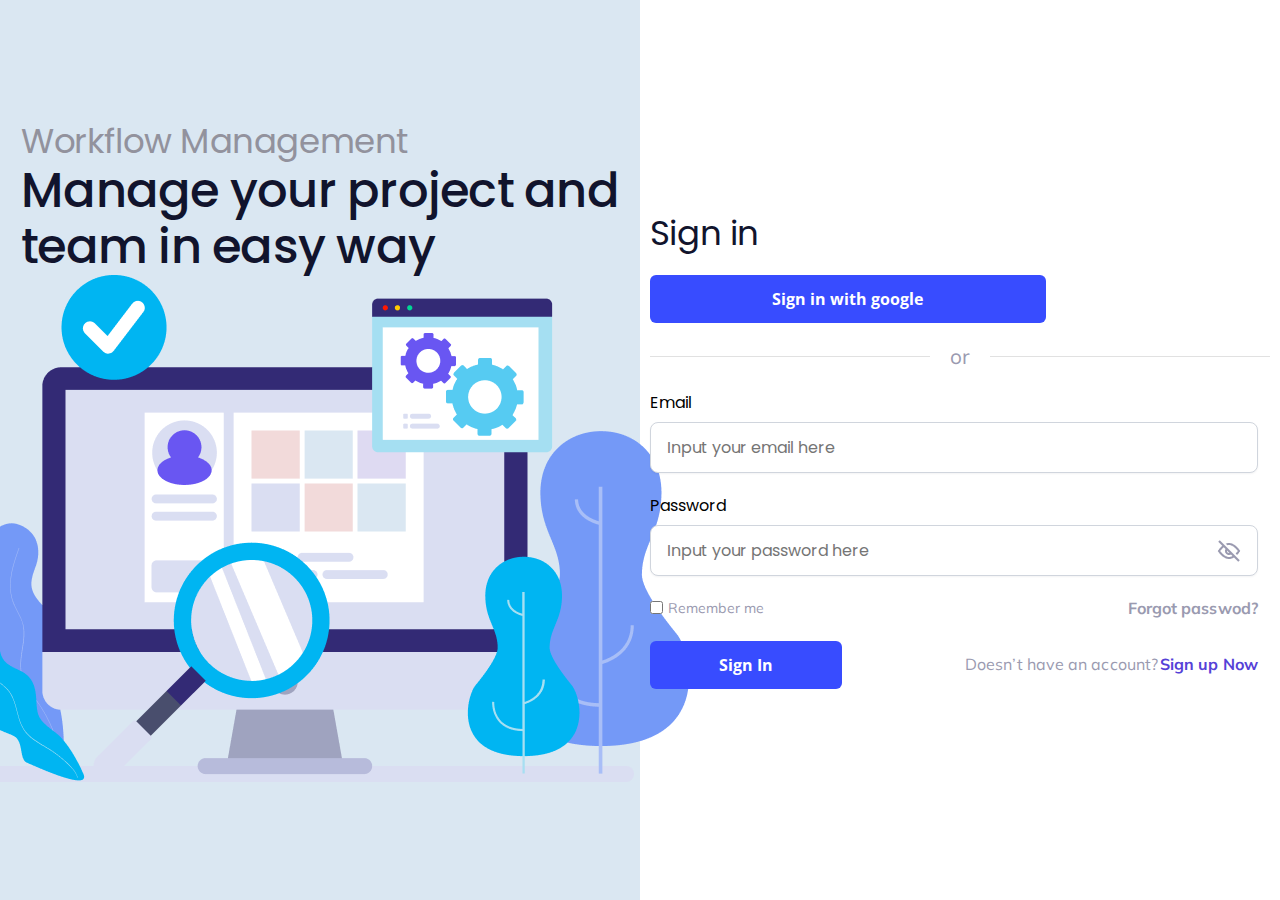
<file: index.html>
<!DOCTYPE html>
<html lang="en">

<head>
    <meta charset="UTF-8">
    <meta name="viewport" content="width=device-width, initial-scale=1.0">
    <title>Login</title>
    <link rel="stylesheet" href="style.css">
    <style>
        @import url('https://fonts.googleapis.com/css2?family=Mulish&family=Open+Sans:wght@500&family=Poppins&display=swap');
    </style>
</head>

<body>
    <main class="flex">
        <aside class="left">
            <div class="left-headings">
                <h4>Workflow Management</h4>
                <h3>Manage your project and <br>team in easy way</h3>
            </div>
            <img src="images/Frame.png" alt="">
        </aside>

        <aside class="right">
            <div class="sign-page flex">
                <h4>Sign in </h4>
                <button><a href="#">Sign in with google</a></button>
                <div class="or flex">


                    <div class="or-lines"></div>
                    <p>or</p>
                    <div class="or-lines"></div>
                </div>
                <!-- email input starts -->
                <div class="email flex">
                    <label id="email-label" for="email">Email</label>
                    <div class="email-input">
                        <input placeholder="Input your email here" type="email" name="email" id="email">
                    </div>
                </div>
                <!-- email input ends -->

                <!-- password input starts -->
                <div class="password flex">
                    <label id="password-label" for="password">Password</label>
                    <div class="email-input">
                        <input placeholder="Input your password here" type="password" name="password" id="password">
                        <img class="hide-pass" src="images/eye-no.png" alt="">
                    </div>
                </div>

                <script>
                    const hide = document.getElementsByClassName("hide-pass")[0]
                    const passwordInp = document.getElementById("password")

                    hide.addEventListener("click", function () {
                        if (passwordInp.type === "password") {
                            passwordInp.type = "text"
                        } else {
                            passwordInp.type = "password"
                        }
                    })

                </script>
                <!-- password input end -->

                <!-- forgot pass starts -->
                <div class="forgot-pass flex">
                    <div class="forgot-left flex">


                        
                        <label>
                            <input type="checkbox" id="checkbox">

                        </label>
                        <p>Remember me</p>
                    </div>
                    <div class="forgot-right">
                        <a href="#">Forgot passwod?</a>
                    </div>
                </div>

                <!-- forgot pass ends -->

                <!-- sign btns starts -->
                <div class="sign-btns flex">
                    <button><a href="dashboard.html">Sign In</a></button>

                    <div class="sign-right flex">
                        <p>Doesn’t have an account?</p>
                        <a href="#"> Sign up Now</a>
                    </div>
                </div>

            </div>
            <!-- sign btns ends -->

        </aside>
    </main>

</body>

</html>
</file>
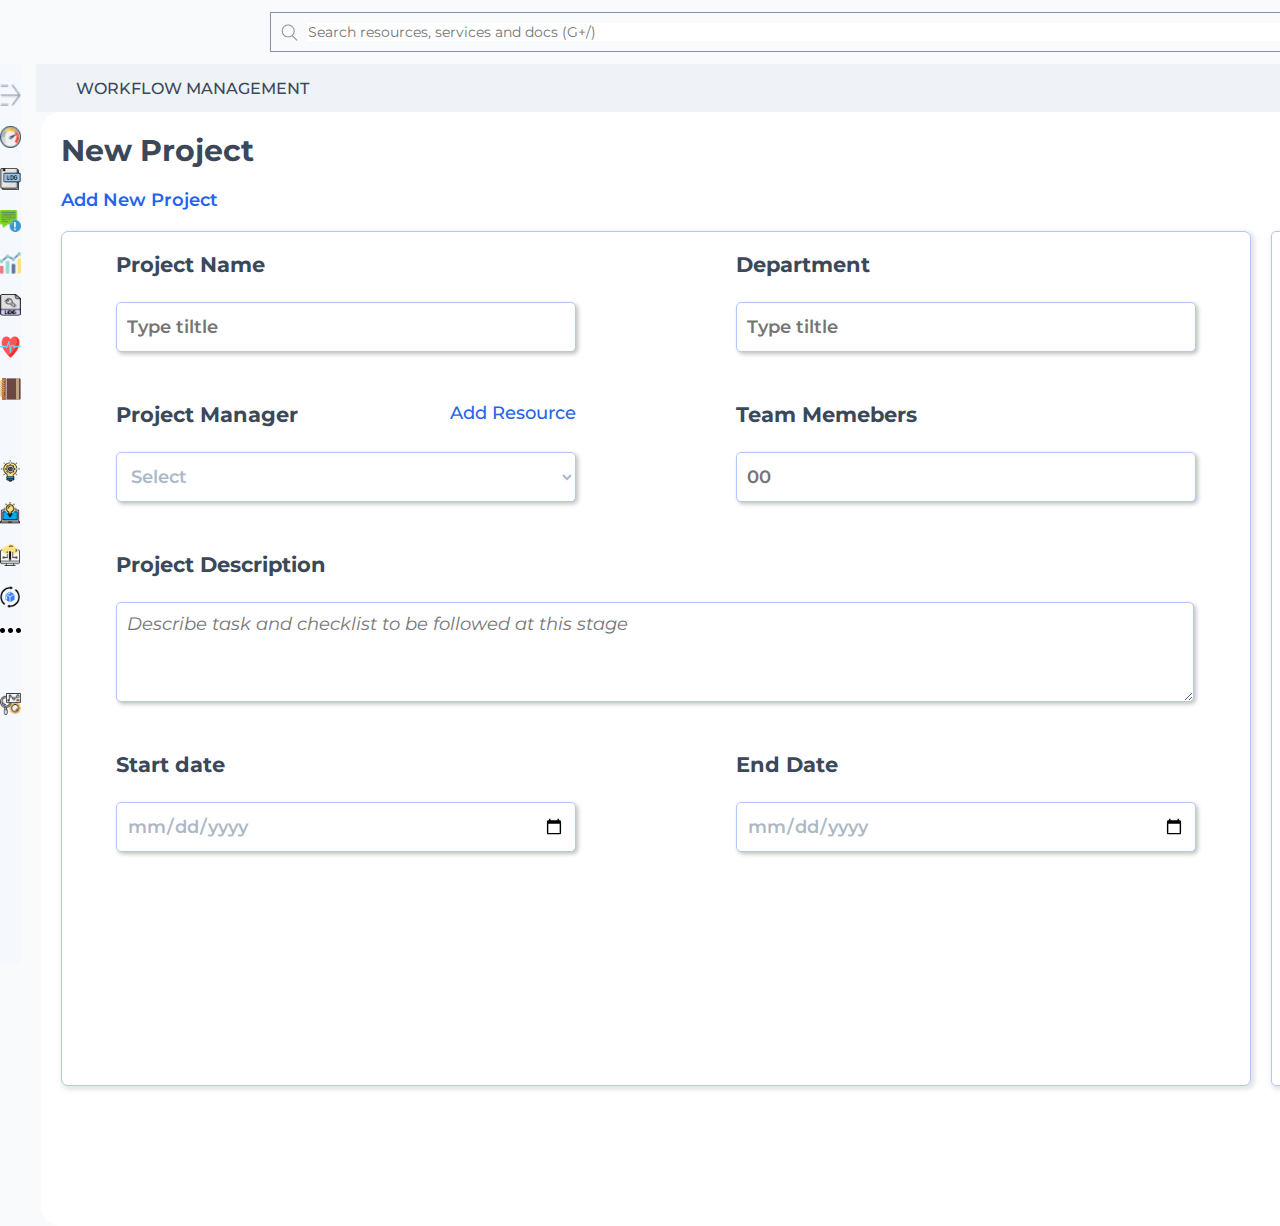
<file: add-project.html>
<!DOCTYPE html>
<html lang="en">

<head>
    <meta charset="UTF-8">
    <meta name="viewport" content="width=device-width, initial-scale=1.0">
    <title>Add New Project</title>
    <link rel="stylesheet" href="add-project.css">
    <style>
        @import url('https://fonts.googleapis.com/css2?family=Montserrat&family=Mulish&family=Open+Sans:wght@500&family=Poppins&display=swap');
    </style>
</head>

<body>
    <header class="flex">
        <div class="logo"></div>
        <div class="search flex">
            <img src="images/Search.png" alt="">
            <input placeholder="Search resources, services and docs (G+/)" type="text">
        </div>
        <div class="header-right flex">
            <img src="images/home page images/Group 1.png" alt="">
            <img src="images/home page images/directory.png" alt="">
            <img src="images/home page images/settings.png" alt="">
            <img src="images/home page images/Notification.png" alt="">
            <img src="images/home page images/characters-17.png" alt="">
        </div>

    </header>
    <!-- header ends -->
    <main class="flex">
        <!-- base starts -->
        <div class="base">
            <div class="base-col">
                <img src="images/base/Close Menu.png" alt="">
                <img src="images/base/Overview.png" alt="">
                <img src="images/base/Activity log.png" alt="">
                <img src="images/base/Page-1.png" alt="">
                <img src="images/base/metrics.png" alt="">
                <img src="images/base/log.png" alt="">
                <img src="images/base/Service Health.png" alt="">
                <img src="images/base/Workbook.png" alt="">
            </div>
            <div class="base-col">
                <img src="images/base/Applications.png" alt="">
                <img src="images/base/Virtual Machine.png" alt="">
                <img src="images/base/Networking.png" alt="">
                <img src="images/base/Jobs.png" alt="">
                <img src="images/base/Group 2430.png" alt="">
            </div>
            <div class="base-col">

                <img src="images/base/Group 2434.png" alt="">
            </div>
        </div>
        <!-- base ends -->
        <!-- card starts -->
        <div class="card">
            <!-- card top starts -->
            <div class="card-top flex">
                <p>WORKFLOW MANAGEMENT</p>
                <div class="card-top-right flex">
                    <p>Home</p>
                    <p> > Procurement Workflow</p>
                </div>
            </div>
            <!-- card top ends -->

            <!-- project form starts -->
            <div class="project-form">

                <div class="p-form-top flex">

                    <div class="p-form-top-left">
                        <h2>New Project</h2>
                        <p>Add New Project </p>
                    </div>

                    <div class="p-form-top-right">
                        <a href="home.html"> <img src="images/Group 13790.png" alt=""> </a>
                    </div>

                </div>

                <!-- main form starts -->
                <div class="main-form flex">
                    <div class="project-details">

                        <form action="#">

                            <div class="form-child flex">
                                <label for="#">
                                    <h3>Project Name</h3>
                                </label>
                                <input placeholder="Type tiltle" type="text">
                            </div>


                            <div class="form-child flex">
                                <label for="#">
                                    <h3>Department</h3>
                                </label>
                                <input placeholder="Type tiltle" type="text">
                            </div>


                            <div class="form-child flex">
                                <label for="#" class="flex label-flex">
                                    <h3>Project Manager</h3>
                                    <p>Add Resource </p>

                                </label>
                                <select name="" id="">
                                    <option value="#">Select</option>
                                    <option value="#">furqhans</option>
                                    <option value="#">salman</option>
                                    <option value="#">lorem</option>
                                </select>
                            </div>


                            <div class="form-child flex">
                                <label for="#">
                                    <h3>Team Memebers</h3>
                                </label>
                                <input placeholder="00" type="number">
                            </div>


                            <div class="form-child flex">
                                <label for="#">
                                    <h3>Project Description</h3>
                                </label>
                                <textarea
                                    placeholder="Describe task and checklist to be followed at this stage"></textarea>
                            </div>


                            <div class="form-child flex">
                                <label for="#">
                                    <h3>Start date</h3>
                                </label>
                                <input placeholder="" type="date">
                            </div>

                            <div class="form-child flex">
                                <label for="#">
                                    <h3>End Date</h3>
                                </label>
                                <input placeholder="" type="date">
                            </div>

                        </form>
                    </div>


                    <!-- resources starts -->
                    <div class="resources">
                        <div class="resources-heading">
                            <h2>Add Resources</h2>
                        </div>

                        <div class="resources-top flex">

                            <div class="resources-search flex">
                                <img src="images/Search.png" alt="">
                                <input placeholder="Search" type="text">
                            </div>

                            <div class="resources-top-right flex">
                                <p>All</p>
                                <p>Selected</p>
                                <p>Available</p>
                            </div>

                        </div>
                        <div class="employe-list flex">

                            <!-- profile starts -->
                            <div class="employe-profile flex">
                                <div class="employe-profile-left flex">
                                    <input type="checkbox">
                                    <div class="employe-avatar">
                                        <img src="images/profile avatars/image 20.png" alt="">
                                    </div>
                                    <div class="employe-name">
                                        <p>Alex Ben</p>
                                        <p>UX Researcher</p>
                                    </div>
                                </div>
                                <div class="employe-profile-right">
                                    <p>Available</p>
                                </div>

                            </div>
                            <!-- profile ends -->

                            <!-- profile starts -->
                            <div class="employe-profile flex">
                                <div class="employe-profile-left flex">
                                    <input type="checkbox">
                                    <div class="employe-avatar">
                                        <img src="images/profile avatars/image 20.png" alt="">
                                    </div>
                                    <div class="employe-name">
                                        <p>Alex Ben</p>
                                        <p>UX Researcher</p>
                                    </div>
                                </div>
                                <div class="employe-profile-right">
                                    <p>Available</p>
                                </div>

                            </div>
                            <!-- profile ends -->

                            <!-- profile starts -->
                            <div class="employe-profile flex">
                                <div class="employe-profile-left flex">
                                    <input type="checkbox">
                                    <div class="employe-avatar">
                                        <img src="images/profile avatars/image 20.png" alt="">
                                    </div>
                                    <div class="employe-name">
                                        <p>Alex Ben</p>
                                        <p>UX Researcher</p>
                                    </div>
                                </div>
                                <div class="employe-profile-right">
                                    <p>Available</p>
                                </div>

                            </div>
                            <!-- profile ends -->

                            <!-- profile starts -->
                            <div class="employe-profile flex">
                                <div class="employe-profile-left flex">
                                    <input type="checkbox">
                                    <div class="employe-avatar">
                                        <img src="images/profile avatars/image 20.png" alt="">
                                    </div>
                                    <div class="employe-name">
                                        <p>Alex Ben</p>
                                        <p>UX Researcher</p>
                                    </div>
                                </div>
                                <div class="employe-profile-right">
                                    <p>Available</p>
                                </div>

                            </div>
                            <!-- profile ends -->


                            <!-- profile starts -->
                            <div class="employe-profile flex">
                                <div class="employe-profile-left flex">
                                    <input type="checkbox">
                                    <div class="employe-avatar">
                                        <img src="images/profile avatars/image 20.png" alt="">
                                    </div>
                                    <div class="employe-name">
                                        <p>Alex Ben</p>
                                        <p>UX Researcher</p>
                                    </div>
                                </div>
                                <div class="employe-profile-right">
                                    <p>Available</p>
                                </div>

                            </div>
                            <!-- profile ends -->


                            <!-- profile starts -->
                            <div class="employe-profile flex">
                                <div class="employe-profile-left flex">
                                    <input type="checkbox">
                                    <div class="employe-avatar">
                                        <img src="images/profile avatars/image 20.png" alt="">
                                    </div>
                                    <div class="employe-name">
                                        <p>Alex Ben</p>
                                        <p>UX Researcher</p>
                                    </div>
                                </div>
                                <div class="employe-profile-right">
                                    <p>Available</p>
                                </div>

                            </div>
                            <!-- profile ends -->


                            <!-- profile starts -->
                            <div class="employe-profile flex">
                                <div class="employe-profile-left flex">
                                    <input type="checkbox">
                                    <div class="employe-avatar">
                                        <img src="images/profile avatars/image 20.png" alt="">
                                    </div>
                                    <div class="employe-name">
                                        <p>Alex Ben</p>
                                        <p>UX Researcher</p>
                                    </div>
                                </div>
                                <div class="employe-profile-right">
                                    <p>Available</p>
                                </div>

                            </div>
                            <!-- profile ends -->


                            <!-- profile starts -->
                            <div class="employe-profile flex">
                                <div class="employe-profile-left flex">
                                    <input type="checkbox">
                                    <div class="employe-avatar">
                                        <img src="images/profile avatars/image 20.png" alt="">
                                    </div>
                                    <div class="employe-name">
                                        <p>Alex Ben</p>
                                        <p>UX Researcher</p>
                                    </div>
                                </div>
                                <div class="employe-profile-right">
                                    <p>Available</p>
                                </div>

                            </div>
                            <!-- profile ends -->

                        </div>

                    </div>
                    <!-- resources ends -->
                </div>
                <!-- main form ends -->
                <!-- .next button  -->
                <div class="next-btn-con">
                    <a href="usecase.html"><button>next</button></a>
                </div>
                <!-- .next button  -->
            </div>
            <!-- project form ends -->





        </div>


    </main>
</body>

</html>
</file>
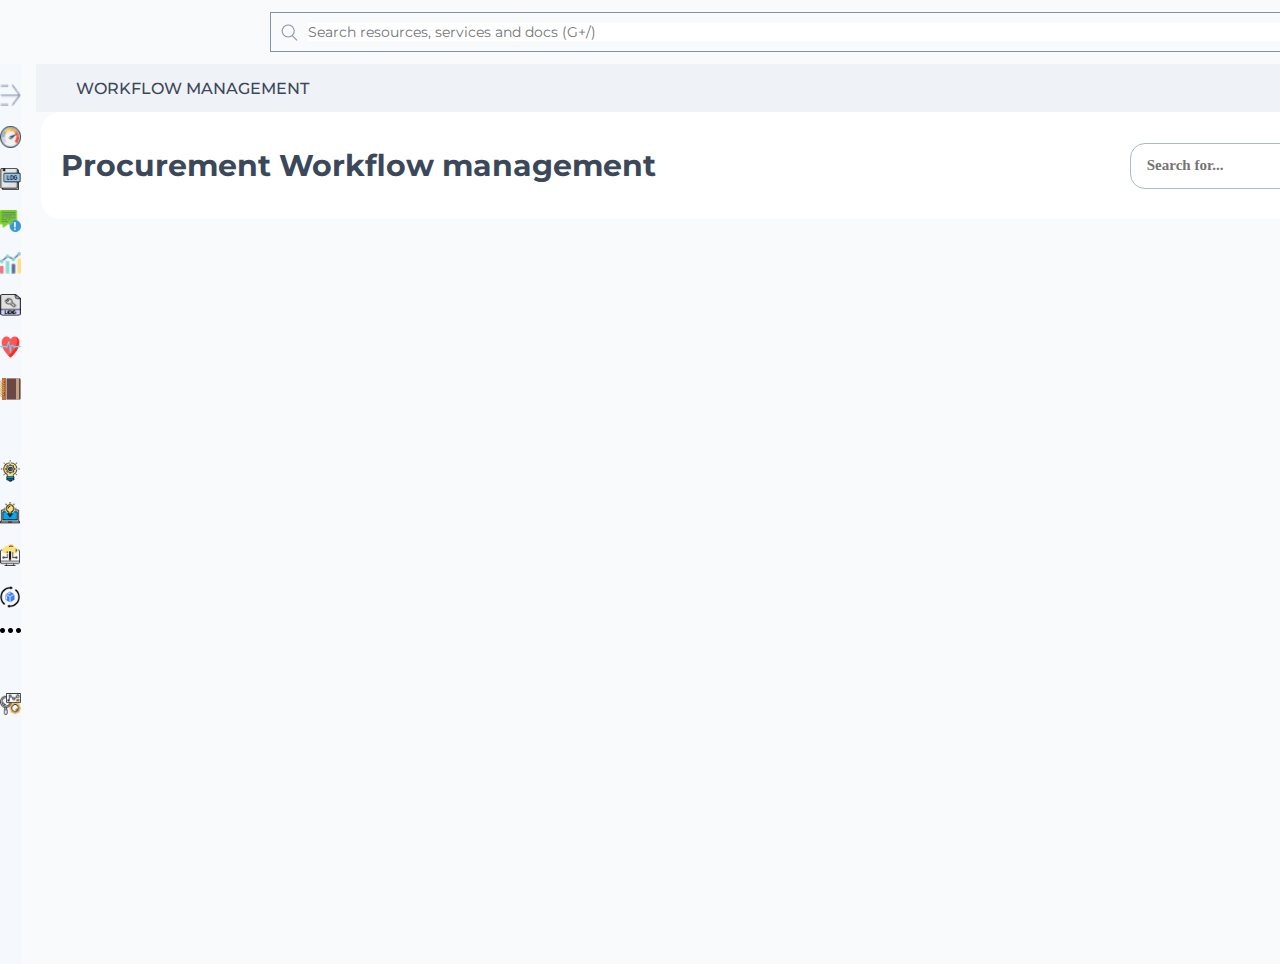
<file: board.html>
<!DOCTYPE html>
<html lang="en">

<head>
    <meta charset="UTF-8">
    <meta name="viewport" content="width=device-width, initial-scale=1.0">
    <title>Board</title>
    <link rel="stylesheet" href="board.css">

    <style>
        @import url('https://fonts.googleapis.com/css2?family=Montserrat&family=Mulish&family=Open+Sans:wght@500&family=Poppins&display=swap');
    </style>
</head>

<body>
    <header class="flex">
        <div class="logo"></div>
        <div class="search flex">
            <img src="images/Search.png" alt="">
            <input placeholder="Search resources, services and docs (G+/)" type="text">
        </div>
        <div class="header-right flex">
            <img src="images/home page images/Group 1.png" alt="">
            <img src="images/home page images/directory.png" alt="">
            <img src="images/home page images/settings.png" alt="">
            <img src="images/home page images/Notification.png" alt="">
            <img src="images/home page images/characters-17.png" alt="">
        </div>
    </header>
    <!-- header ends -->

    <main class="flex">
        <!-- base starts -->
        <div class="base">
            <div class="base-col">
                <img src="images/base/Close Menu.png" alt="">
                <img src="images/base/Overview.png" alt="">
                <img src="images/base/Activity log.png" alt="">
                <img src="images/base/Page-1.png" alt="">
                <img src="images/base/metrics.png" alt="">
                <img src="images/base/log.png" alt="">
                <img src="images/base/Service Health.png" alt="">
                <img src="images/base/Workbook.png" alt="">
            </div>
            <div class="base-col">
                <img src="images/base/Applications.png" alt="">
                <img src="images/base/Virtual Machine.png" alt="">
                <img src="images/base/Networking.png" alt="">
                <img src="images/base/Jobs.png" alt="">
                <img src="images/base/Group 2430.png" alt="">
            </div>
            <div class="base-col">

                <img src="images/base/Group 2434.png" alt="">
            </div>
        </div>
        <!-- base ends -->
        <!-- card starts -->
        <div class="card">
            <!-- card top starts -->
            <div class="card-top flex">
                <p>WORKFLOW MANAGEMENT</p>
                <div class="card-top-right flex">
                    <p>Home</p>
                    <p> > Procurement Workflow</p>
                </div>
            </div>
            <!-- card top ends -->

            <!-- project form starts -->
            <div class="project-form">

                <div class="p-form-top flex">

                    <div class="p-form-top-left">
                        <h2>Procurement Workflow management</h2>
                    </div>

                    <div class="p-form-top-right flex">

                        <div class="usecase-search flex">
                            <input placeholder="Search for..." type="text">
                            <img src="images/Search.png" alt="">
                        </div>

                        <div class="usecase-search flex">

                            <select name="" id="">
                                <option value="#">Filter by</option>
                            </select>

                        </div>

                        <a href="#"><button class="change-view-btn">Change View</button></a>

                        <a href="add-project.html"> <img src="images/Group 13790.png" alt=""> </a>
                    </div>

                </div>

            </div>


    </main>
</body>

</html>
</file>
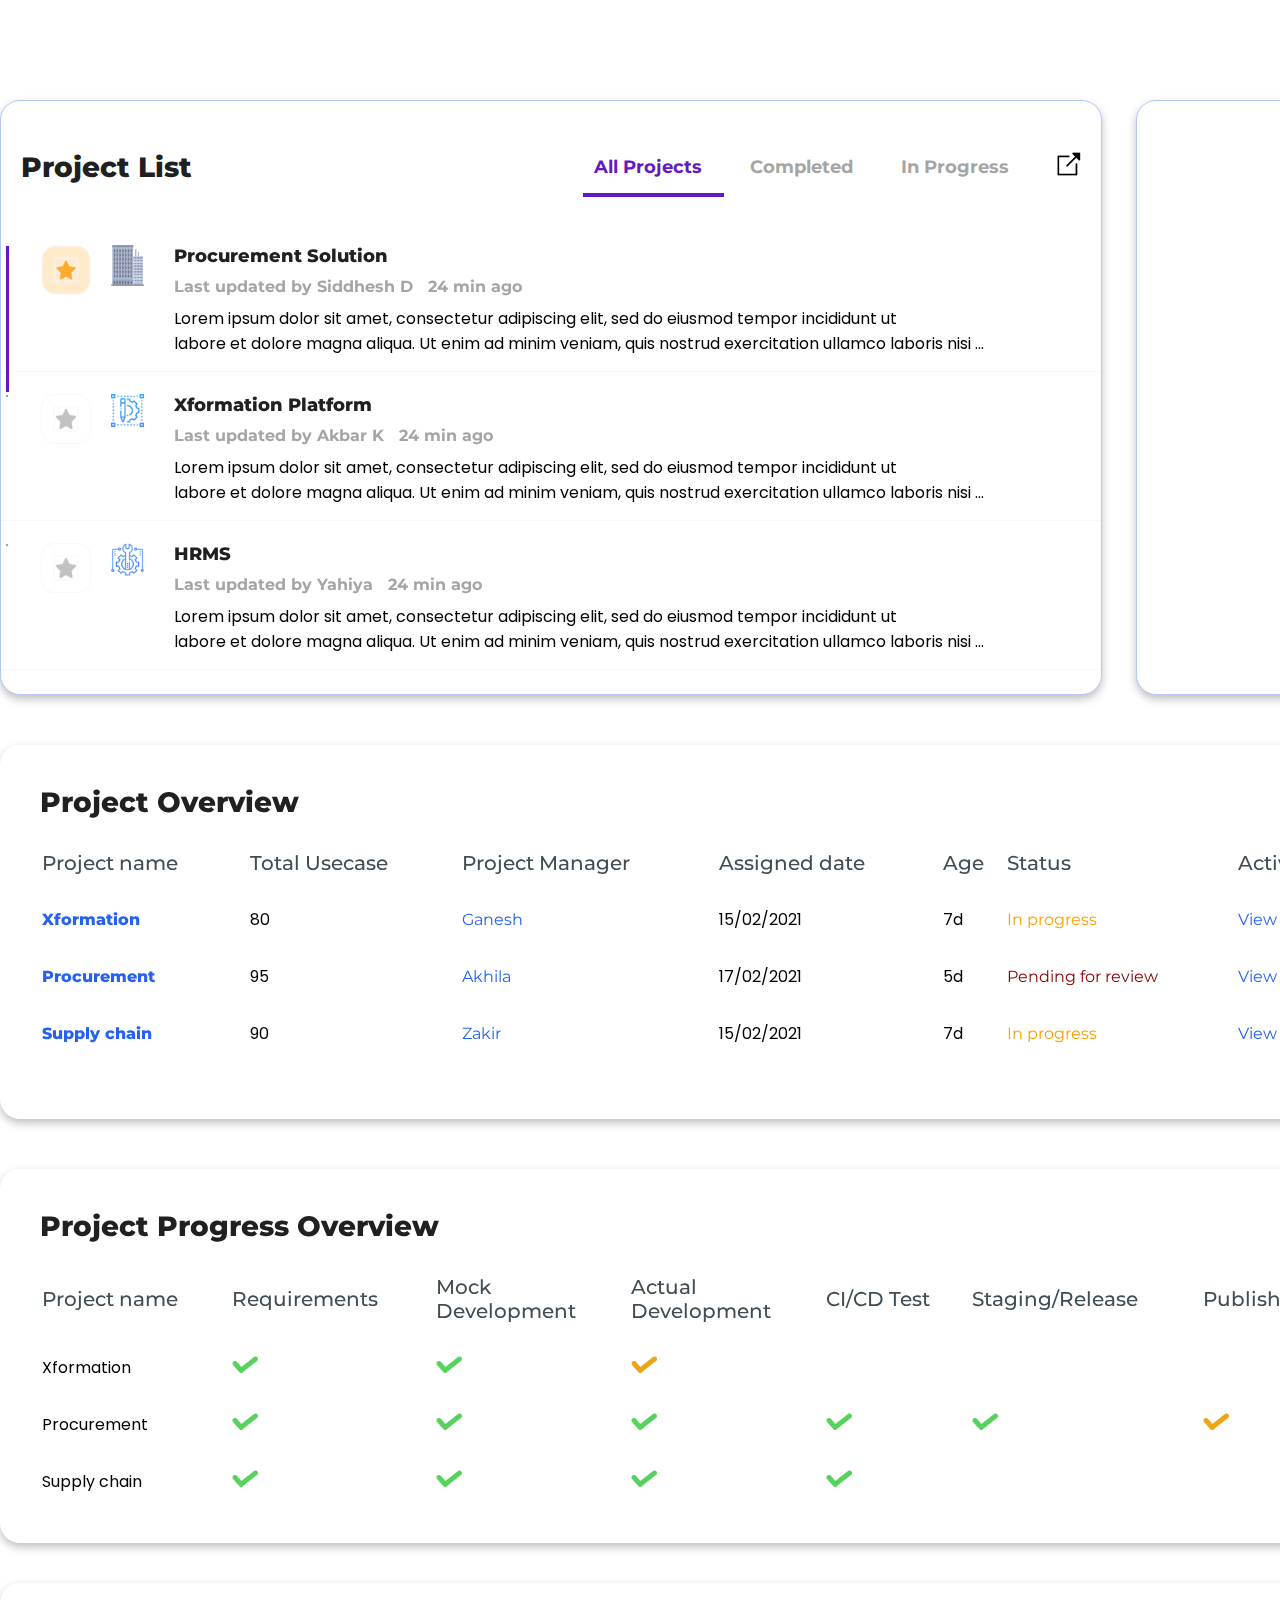
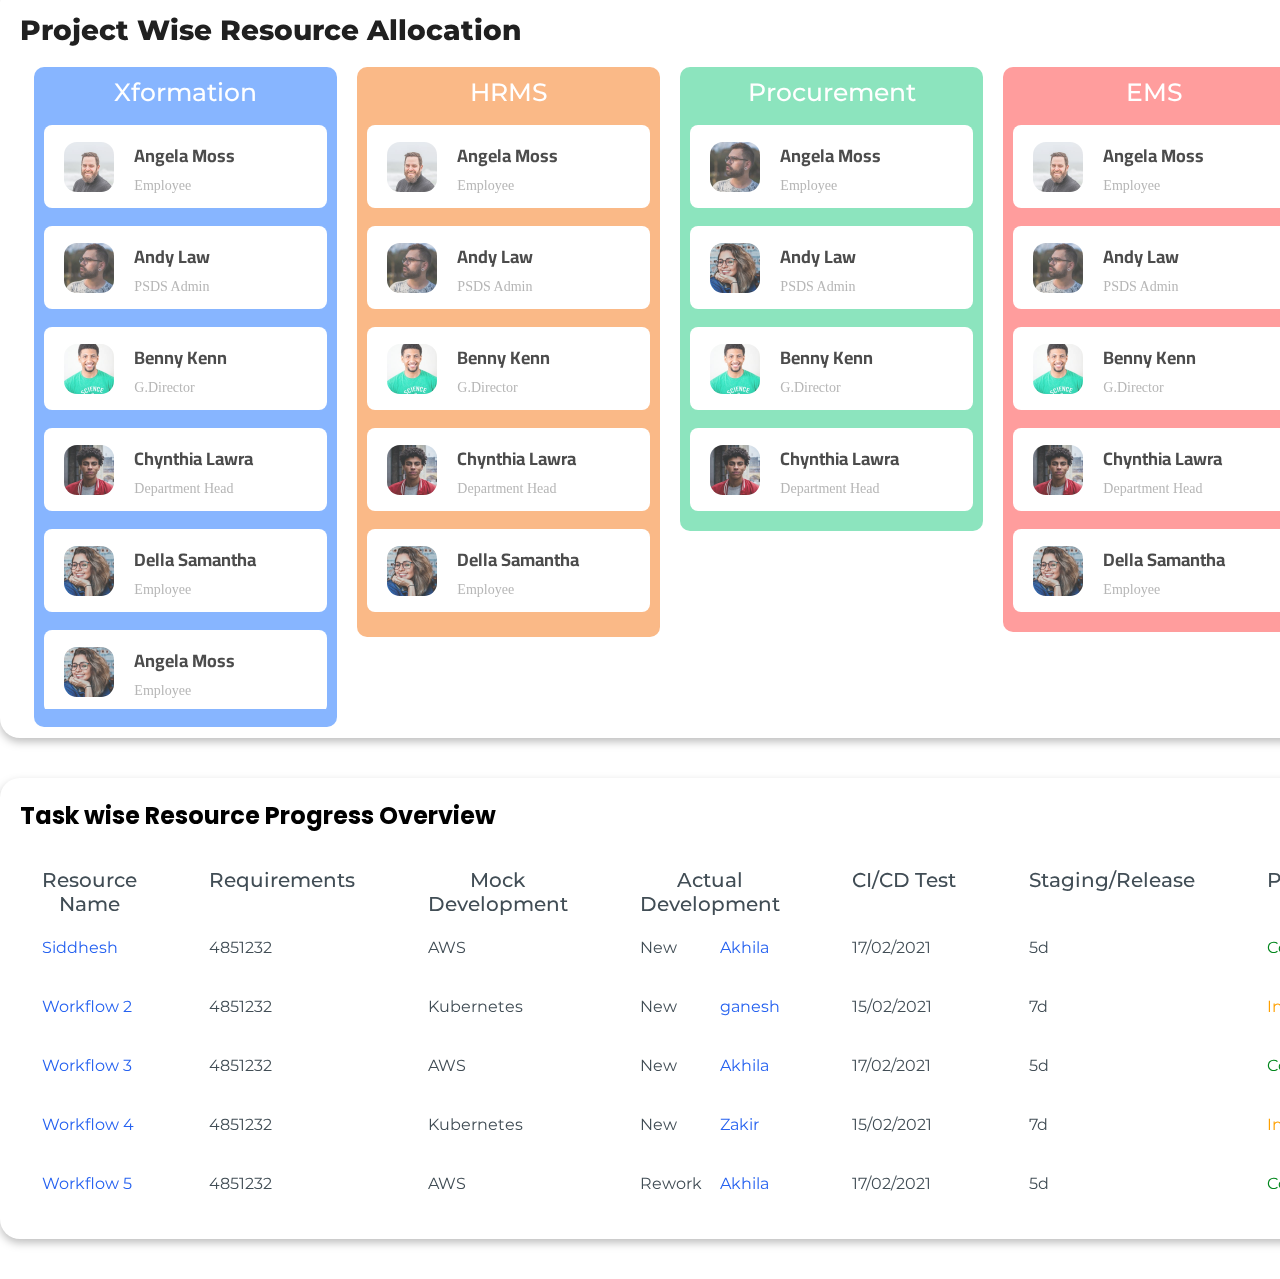
<file: dashboard.html>
<!DOCTYPE html>
<html lang="en">

<head>
    <meta charset="UTF-8">
    <meta name="viewport" content="width=device-width, initial-scale=1.0">
    <title>Dashboard</title>
    <link rel="stylesheet" href="dashboard.css">

    <style>
        @import url('https://fonts.googleapis.com/css2?family=Cairo:wght@500&family=Montserrat&family=Mulish&family=Open+Sans:wght@500&family=Poppins&display=swap');
    </style>
</head>

<body>


    <!-- project list starts -->

    <div class="container project-list flex">

        <div class="list-left">

            <div class="list-left-top flex">
                <h2>Project List</h2>
                <div class="list-left-top-right flex">
                    <p class="underlines">All Projects</p>
                    <p>Completed</p>
                    <p>In Progress</p>
                    <a href="home.html"> <img src="images/open-dashboards.png" alt=""> </a>
                </div>
            </div>
            <div class="left-project-main">

                <!-- project lists starts  -->
                <div class="p-list flex">
                    <div class="p-list-left flex">
                        <img src="images/favourite.png" alt="">
                        <img src="images/Layer 1.png" alt="">
                    </div>
                    <div class="p-list-right">
                        <h2>Procurement Solution</h2>

                        <div class="p-list-update flex">
                            <p>Last updated by Siddhesh D</p>
                            <span></span>
                            <p>24 min ago</p>
                        </div>
                        <div class="p-list-content">
                            Lorem ipsum dolor sit amet, consectetur adipiscing elit, sed do eiusmod tempor incididunt ut
                            <br>
                            labore et dolore magna aliqua. Ut enim ad minim veniam, quis nostrud exercitation ullamco
                            laboris nisi ...
                        </div>
                    </div>

                    <span></span>
                </div>
                <!-- project lists ends  -->

                <!-- project lists starts  -->
                <div class="p-list flex">
                    <div class="p-list-left flex">
                        <img src="images/favourite-2.png" alt="">
                        <img src="images/Forma 1.png" alt="">
                    </div>
                    <div class="p-list-right">
                        <h2>Xformation Platform</h2>

                        <div class="p-list-update flex">
                            <p>Last updated by Akbar K</p>
                            <span></span>
                            <p>24 min ago</p>
                        </div>
                        <div class="p-list-content">
                            Lorem ipsum dolor sit amet, consectetur adipiscing elit, sed do eiusmod tempor incididunt ut
                            <br>
                            labore et dolore magna aliqua. Ut enim ad minim veniam, quis nostrud exercitation ullamco
                            laboris nisi ...
                        </div>
                    </div>

                </div>
                <!-- project lists ends  -->


                <!-- project lists starts  -->
                <div class="p-list flex">
                    <div class="p-list-left flex">
                        <img src="images/favourite-2.png" alt="">
                        <img src="images/Icon.png" alt="">
                    </div>
                    <div class="p-list-right">
                        <h2>HRMS </h2>

                        <div class="p-list-update flex">
                            <p>Last updated by Yahiya</p>
                            <span></span>
                            <p>24 min ago</p>
                        </div>
                        <div class="p-list-content">
                            Lorem ipsum dolor sit amet, consectetur adipiscing elit, sed do eiusmod tempor incididunt ut
                            <br>
                            labore et dolore magna aliqua. Ut enim ad minim veniam, quis nostrud exercitation ullamco
                            laboris nisi ...
                        </div>
                    </div>

                </div>
                <!-- project lists ends  -->


            </div>

        </div>

        <div class="list-right"></div>
    </div>
    <!-- project list ends -->






    <!-- project overview starts -->
    <div class="container pr-overview">
        <h2>Project Overview</h2>

        <table>
            <!-- table headings -->

            <tr>
                <th>Project name</th>
                <th>Total Usecase</th>
                <th>Project Manager</th>
                <th>Assigned date</th>
                <th>Age</th>
                <th>Status</th>
                <th>Activity Logs</th>
            </tr>
            <!-- table row 1 -->
            <tr>
                <td>Xformation</td>
                <td>80</td>
                <td>Ganesh</td>
                <td>15/02/2021</td>
                <td>7d</td>
                <td>In progress</td>
                <td>View Logs</td>
            </tr>
            <!-- table row 2 -->

            <tr>
                <td>Procurement</td>
                <td>95</td>
                <td>Akhila</td>
                <td>17/02/2021</td>
                <td>5d</td>
                <td>Pending for review</td>
                <td>View Logs</td>
            </tr>

            <!-- table row 1 -->
            <tr>
                <td>Supply chain</td>
                <td>90</td>
                <td>Zakir</td>
                <td>15/02/2021</td>
                <td>7d</td>
                <td>In progress</td>
                <td>View Logs</td>
            </tr>
        </table>

    </div>
    <!-- project overview ends -->



    <!-- project progress overview starts -->
    <div class="container pr-progress">
        <h2>Project Progress Overview</h2>

        <table>
            <!-- table headings -->

            <tr class="tr-1">
                <th>Project name</th>
                <th>Requirements</th>
                <th>Mock <br> Development</th>
                <th>Actual <br> Development</th>
                <th>CI/CD Test</th>
                <th>Staging/Release</th>
                <th>Publish/Operate</th>
            </tr>
            <!-- table row 1 -->
            <tr>
                <td>Xformation</td>
                <td> <img src="images/tables /Group 13398.png" alt=""> </td>
                <td> <img src="images/tables /Group 13398.png" alt=""> </td>
                <td><img src="images/tables /Group 13399.png" alt=""></td>
                <td></td>
                <td></td>
                <td></td>
            </tr>
            <!-- table row 2 -->

            <tr>
                <td>Procurement</td>
                <td> <img src="images/tables /Group 13398.png" alt=""> </td>
                <td> <img src="images/tables /Group 13398.png" alt=""> </td>
                <td> <img src="images/tables /Group 13398.png" alt=""> </td>
                <td> <img src="images/tables /Group 13398.png" alt=""> </td>
                <td> <img src="images/tables /Group 13398.png" alt=""> </td>
                <td> <img src="images/tables /Group 13399.png" alt=""> </td>
            </tr>

            <!-- table row 1 -->
            <tr>
                <td>Supply chain</td>
                <td> <img src="images/tables /Group 13398.png" alt=""> </td>
                <td> <img src="images/tables /Group 13398.png" alt=""> </td>
                <td> <img src="images/tables /Group 13398.png" alt=""> </td>
                <td> <img src="images/tables /Group 13398.png" alt=""> </td>
                <td></td>
                <td></td>
            </tr>
        </table>

    </div>
    <!-- project progress overview ends -->


    <!-- project allocation starts -->
    <div class="container allocation ">
        <h2>Project Wise Resource Allocation</h2>

        <div class="rec-father-con flex">

            <!-- allocation contaienr one starst -->
            <div class="allocation-con  flex">

                <div class="allocation-rectangle flex">
                    <div class="allocation-heading flex">
                        <h2>Xformation</h2>
                    </div>

                    <!-- rectangle's profiles -->

                    <div class="profiles-con flex">
                        <!-- profile starts -->
                        <div class="profiles flex">
                            <div class="profile-avatars">
                                <img src="images/profile avatars/image 21.png" alt="">
                            </div>
                            <div class="profile-name flex">
                                <p>Angela Moss</p>
                                <p>Employee</p>
                            </div>
                        </div>
                        <!-- profile ends -->


                        <!-- profile starts -->
                        <div class="profiles flex">
                            <div class="profile-avatars">
                                <img src="images/profile avatars/image 20.png" alt="">
                            </div>
                            <div class="profile-name flex">
                                <p>Andy Law</p>
                                <p>PSDS Admin</p>
                            </div>
                        </div>
                        <!-- profile ends -->

                        <!-- profile starts -->
                        <div class="profiles flex">
                            <div class="profile-avatars">
                                <img src="images/profile avatars/image 22.png" alt="">
                            </div>
                            <div class="profile-name flex">
                                <p>Benny Kenn</p>
                                <p>G.Director</p>
                            </div>
                        </div>
                        <!-- profile ends -->

                        <!-- profile starts -->
                        <div class="profiles flex">
                            <div class="profile-avatars">
                                <img src="images/profile avatars/image 23.png" alt="">
                            </div>
                            <div class="profile-name flex">
                                <p>Chynthia Lawra</p>
                                <p>Department Head</p>
                            </div>
                        </div>
                        <!-- profile ends -->

                        <!-- profile starts -->
                        <div class="profiles flex">
                            <div class="profile-avatars">
                                <img src="images/profile avatars/image 24.png" alt="">
                            </div>
                            <div class="profile-name flex">
                                <p>Della Samantha</p>
                                <p>Employee</p>
                            </div>
                        </div>
                        <!-- profile ends -->

                        <!-- profile starts -->
                        <div class="profiles flex">
                            <div class="profile-avatars">
                                <img src="images/profile avatars/image 24.png" alt="">
                            </div>
                            <div class="profile-name flex">
                                <p>Angela Moss</p>
                                <p>Employee</p>
                            </div>
                        </div>
                        <!-- profile ends -->

                        <!-- profile starts -->
                        <div class="profiles flex">
                            <div class="profile-avatars">
                                <img src="images/profile avatars/image 21.png" alt="">
                            </div>
                            <div class="profile-name flex">
                                <p>Angela Moss</p>
                                <p>Employee</p>
                            </div>
                        </div>
                        <!-- profile ends -->

                        <!-- profile starts -->
                        <div class="profiles flex">
                            <div class="profile-avatars">
                                <img src="images/profile avatars/image 21.png" alt="">
                            </div>
                            <div class="profile-name flex">
                                <p>Angela Moss</p>
                                <p>Employee</p>
                            </div>
                        </div>
                        <!-- profile ends -->


                    </div>
                    <!-- rectangle's profiles -->

                </div>



            </div>
            <!-- allocation contaienr one ends -->



            <!-- allocation contaienr two starst -->
            <div class="allocation-con flex">

                <div class="allocation-rectangle allocation-rectangle2 flex">
                    <div class="allocation-heading flex">
                        <h2>HRMS</h2>
                    </div>

                    <!-- rectangle's profiles -->

                    <div class="profiles-con flex">
                        <!-- profile starts -->
                        <div class="profiles flex">
                            <div class="profile-avatars">
                                <img src="images/profile avatars/image 21.png" alt="">
                            </div>
                            <div class="profile-name flex">
                                <p>Angela Moss</p>
                                <p>Employee</p>
                            </div>
                        </div>
                        <!-- profile ends -->


                        <!-- profile starts -->
                        <div class="profiles flex">
                            <div class="profile-avatars">
                                <img src="images/profile avatars/image 20.png" alt="">
                            </div>
                            <div class="profile-name flex">
                                <p>Andy Law</p>
                                <p>PSDS Admin</p>
                            </div>
                        </div>
                        <!-- profile ends -->

                        <!-- profile starts -->
                        <div class="profiles flex">
                            <div class="profile-avatars">
                                <img src="images/profile avatars/image 22.png" alt="">
                            </div>
                            <div class="profile-name flex">
                                <p>Benny Kenn</p>
                                <p>G.Director</p>
                            </div>
                        </div>
                        <!-- profile ends -->

                        <!-- profile starts -->
                        <div class="profiles flex">
                            <div class="profile-avatars">
                                <img src="images/profile avatars/image 23.png" alt="">
                            </div>
                            <div class="profile-name flex">
                                <p>Chynthia Lawra</p>
                                <p>Department Head</p>
                            </div>
                        </div>
                        <!-- profile ends -->

                        <!-- profile starts -->
                        <div class="profiles flex">
                            <div class="profile-avatars">
                                <img src="images/profile avatars/image 24.png" alt="">
                            </div>
                            <div class="profile-name flex">
                                <p>Della Samantha</p>
                                <p>Employee</p>
                            </div>
                        </div>
                        <!-- profile ends -->


                    </div>
                    <!-- rectangle's profiles -->

                </div>



            </div>
            <!-- allocation contaienr two ends -->


            <!-- allocation contaienr three starst -->
            <div class="allocation-con  flex">

                <div class="allocation-rectangle allocation-rectangle3 flex">
                    <div class="allocation-heading flex">
                        <h2>Procurement</h2>
                    </div>

                    <!-- rectangle's profiles -->

                    <div class="profiles-con flex">
                        <!-- profile starts -->
                        <div class="profiles flex">
                            <div class="profile-avatars">
                                <img src="images/profile avatars/image 20.png" alt="">
                            </div>
                            <div class="profile-name flex">
                                <p>Angela Moss</p>
                                <p>Employee</p>
                            </div>
                        </div>
                        <!-- profile ends -->


                        <!-- profile starts -->
                        <div class="profiles flex">
                            <div class="profile-avatars">
                                <img src="images/profile avatars/image 24.png" alt="">
                            </div>
                            <div class="profile-name flex">
                                <p>Andy Law</p>
                                <p>PSDS Admin</p>
                            </div>
                        </div>
                        <!-- profile ends -->

                        <!-- profile starts -->
                        <div class="profiles flex">
                            <div class="profile-avatars">
                                <img src="images/profile avatars/image 22.png" alt="">
                            </div>
                            <div class="profile-name flex">
                                <p>Benny Kenn</p>
                                <p>G.Director</p>
                            </div>
                        </div>
                        <!-- profile ends -->

                        <!-- profile starts -->
                        <div class="profiles flex">
                            <div class="profile-avatars">
                                <img src="images/profile avatars/image 23.png" alt="">
                            </div>
                            <div class="profile-name flex">
                                <p>Chynthia Lawra</p>
                                <p>Department Head</p>
                            </div>
                        </div>
                        <!-- profile ends -->

                    </div>
                    <!-- rectangle's profiles -->

                </div>



            </div>
            <!-- allocation contaienr three ends -->



            <!-- allocation contaienr four starst -->
            <div class="allocation-con flex">

                <div class="allocation-rectangle allocation-rectangle4 flex">
                    <div class="allocation-heading flex">
                        <h2>EMS</h2>
                    </div>

                    <!-- rectangle's profiles -->

                    <div class="profiles-con flex">
                        <!-- profile starts -->
                        <div class="profiles flex">
                            <div class="profile-avatars">
                                <img src="images/profile avatars/image 21.png" alt="">
                            </div>
                            <div class="profile-name flex">
                                <p>Angela Moss</p>
                                <p>Employee</p>
                            </div>
                        </div>
                        <!-- profile ends -->


                        <!-- profile starts -->
                        <div class="profiles flex">
                            <div class="profile-avatars">
                                <img src="images/profile avatars/image 20.png" alt="">
                            </div>
                            <div class="profile-name flex">
                                <p>Andy Law</p>
                                <p>PSDS Admin</p>
                            </div>
                        </div>
                        <!-- profile ends -->

                        <!-- profile starts -->
                        <div class="profiles flex">
                            <div class="profile-avatars">
                                <img src="images/profile avatars/image 22.png" alt="">
                            </div>
                            <div class="profile-name flex">
                                <p>Benny Kenn</p>
                                <p>G.Director</p>
                            </div>
                        </div>
                        <!-- profile ends -->

                        <!-- profile starts -->
                        <div class="profiles flex">
                            <div class="profile-avatars">
                                <img src="images/profile avatars/image 23.png" alt="">
                            </div>
                            <div class="profile-name flex">
                                <p>Chynthia Lawra</p>
                                <p>Department Head</p>
                            </div>
                        </div>
                        <!-- profile ends -->

                        <!-- profile starts -->
                        <div class="profiles flex">
                            <div class="profile-avatars">
                                <img src="images/profile avatars/image 24.png" alt="">
                            </div>
                            <div class="profile-name flex">
                                <p>Della Samantha</p>
                                <p>Employee</p>
                            </div>
                        </div>
                        <!-- profile ends -->


                    </div>
                    <!-- rectangle's profiles -->

                </div>



            </div>
            <!-- allocation contaienr four ends -->


            <!-- allocation contaienr five starst -->
            <div class="allocation-con flex">

                <div class="allocation-rectangle flex">
                    <div class="allocation-heading flex">
                        <h2>Supp;y Chain</h2>
                    </div>

                    <!-- rectangle's profiles -->

                    <div class="profiles-con flex">
                        <!-- profile starts -->
                        <div class="profiles flex">
                            <div class="profile-avatars">
                                <img src="images/profile avatars/image 21.png" alt="">
                            </div>
                            <div class="profile-name flex">
                                <p>Angela Moss</p>
                                <p>Employee</p>
                            </div>
                        </div>
                        <!-- profile ends -->


                        <!-- profile starts -->
                        <div class="profiles flex">
                            <div class="profile-avatars">
                                <img src="images/profile avatars/image 20.png" alt="">
                            </div>
                            <div class="profile-name flex">
                                <p>Andy Law</p>
                                <p>PSDS Admin</p>
                            </div>
                        </div>
                        <!-- profile ends -->

                        <!-- profile starts -->
                        <div class="profiles flex">
                            <div class="profile-avatars">
                                <img src="images/profile avatars/image 22.png" alt="">
                            </div>
                            <div class="profile-name flex">
                                <p>Benny Kenn</p>
                                <p>G.Director</p>
                            </div>
                        </div>
                        <!-- profile ends -->

                        <!-- profile starts -->
                        <div class="profiles flex">
                            <div class="profile-avatars">
                                <img src="images/profile avatars/image 23.png" alt="">
                            </div>
                            <div class="profile-name flex">
                                <p>Chynthia Lawra</p>
                                <p>Department Head</p>
                            </div>
                        </div>
                        <!-- profile ends -->

                        <!-- profile starts -->
                        <div class="profiles flex">
                            <div class="profile-avatars">
                                <img src="images/profile avatars/image 24.png" alt="">
                            </div>
                            <div class="profile-name flex">
                                <p>Della Samantha</p>
                                <p>Employee</p>
                            </div>
                        </div>
                        <!-- profile ends -->

                        <!-- profile starts -->
                        <div class="profiles flex">
                            <div class="profile-avatars">
                                <img src="images/profile avatars/image 24.png" alt="">
                            </div>
                            <div class="profile-name flex">
                                <p>Angela Moss</p>
                                <p>Employee</p>
                            </div>
                        </div>
                        <!-- profile ends -->

                    </div>
                    <!-- rectangle's profiles -->

                </div>



            </div>
            <!-- allocation contaienr five ends -->

        </div>
    </div>
    <!-- project allocation ends -->


    <!-- task wise container starts -->
    <div class="container task">
        <h2>Task wise Resource Progress Overview</h2>

        <div class="task-overview flex">

            <div class="col-1">
                <ul>
                    <h5>Resource <br> Name</h5>
                    <li>Siddhesh</li>
                    <li>Workflow 2</li>
                    <li>Workflow 3</li>
                    <li>Workflow 4</li>
                    <li>Workflow 5</li>
                </ul>
            </div>

            <div class="col-2">
                <ul>
                    <h5>Requirements</h5>
                    <li>4851232</li>
                    <li>4851232 </li>
                    <li>4851232 </li>
                    <li>4851232 </li>
                    <li>4851232 </li>
                </ul>
            </div>


            <div class="col-3">
                <ul>
                    <h5>Mock <br> Development</h5>
                    <li>AWS</li>
                    <li>Kubernetes</li>
                    <li>AWS</li>
                    <li>Kubernetes</li>
                    <li>AWS</li>
                </ul>
            </div>

            <div class="col-4">
                <h5>Actual <br> Development</h5>
                <div class="col4-row flex">
                    <ul>
                        <li>New</li>
                        <li>New</li>
                        <li>New</li>
                        <li>New</li>
                        <li>Rework</li>
                    </ul>

                    <ul>
                        <li>Akhila</li>
                        <li>ganesh</li>
                        <li>Akhila</li>
                        <li>Zakir</li>
                        <li>Akhila</li>
                    </ul>
                </div>
            </div>

            <div class="col-5">
                <ul>
                    <h5>CI/CD Test</h5>

                    <li>17/02/2021</li>
                    <li>15/02/2021</li>
                    <li>17/02/2021</li>
                    <li>15/02/2021</li>
                    <li>17/02/2021</li>

                </ul>
            </div>

            <div class="col-6">
                <ul>
                    <h5>Staging/Release</h5>
                    <li>5d</li>
                    <li>7d</li>
                    <li>5d</li>
                    <li>7d</li>
                    <li>5d</li>
                </ul>
            </div>

            <div class="col-7">
                <ul>
                    <h5>Publish/Operate</h5>
                    <li>Completed</li>
                    <li>Inprogress</li>
                    <li>Completed</li>
                    <li>Inprogress</li>
                    <li>Completed</li>
                </ul>
            </div>


        </div>
    </div>
    <!-- task wise container ends -->


<script src="dashboard.js"></script>
</body>

</html>
</file>
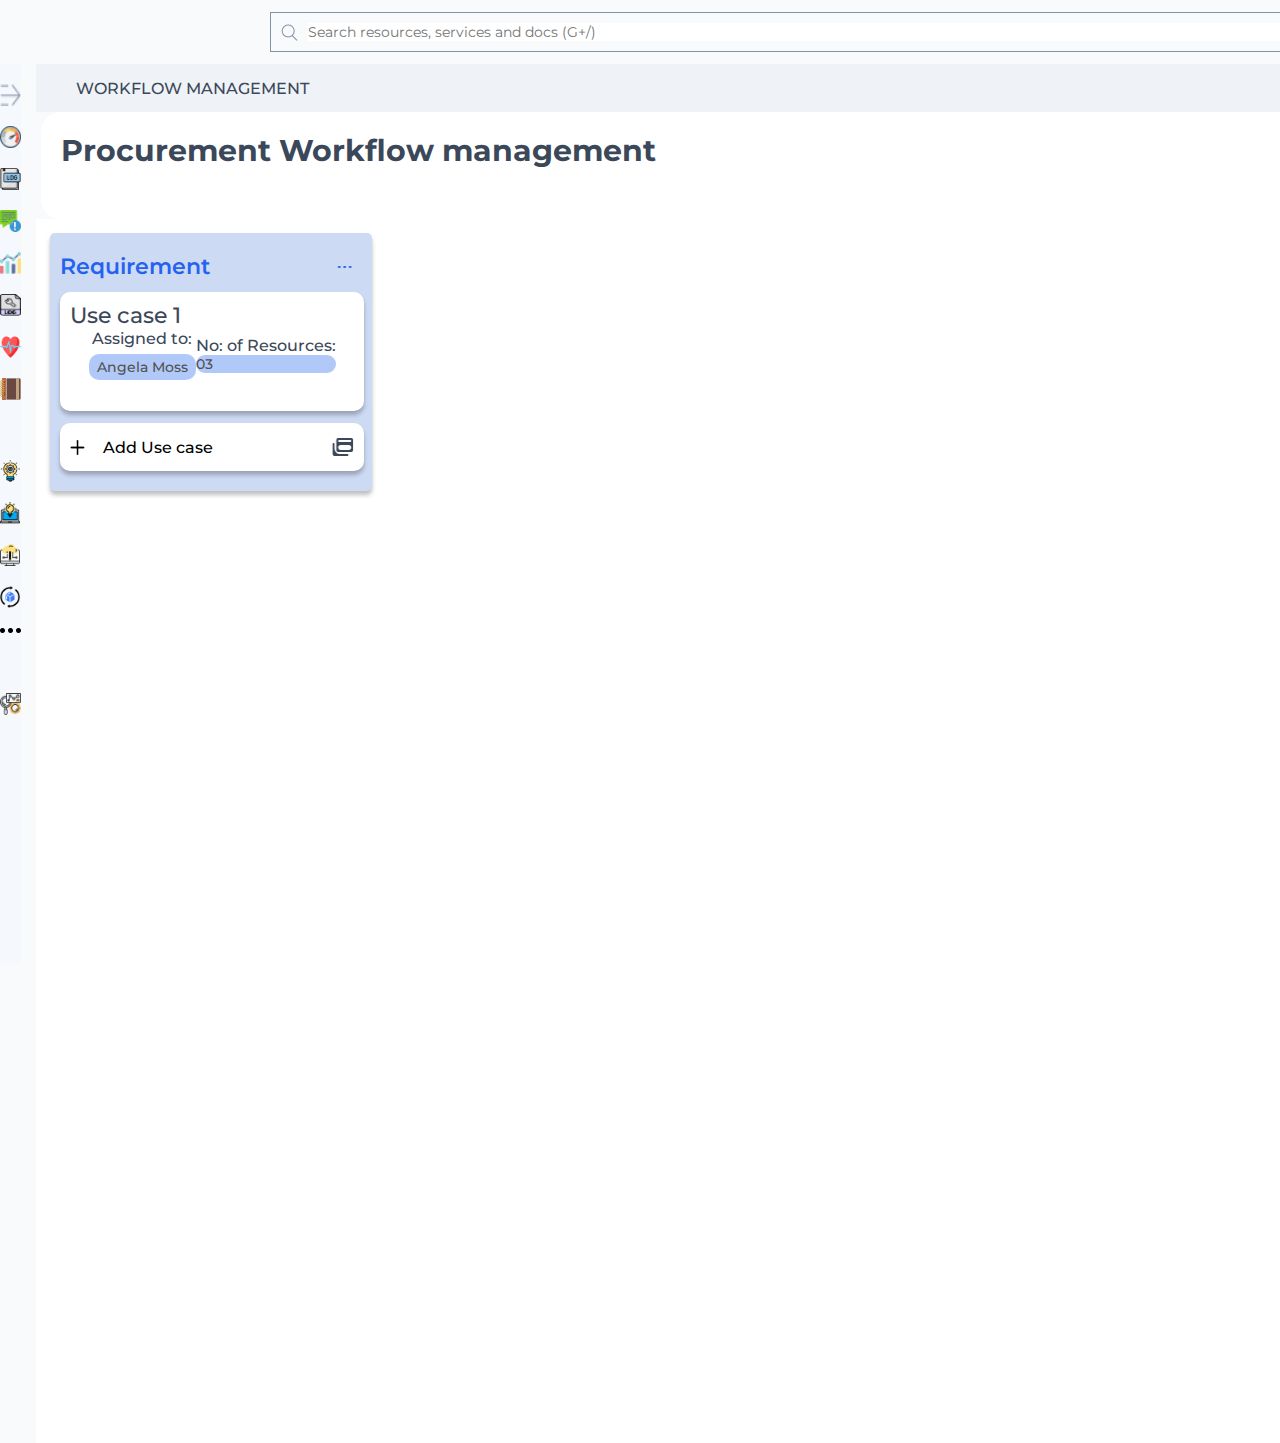
<file: management.html>
<!DOCTYPE html>
<html lang="en">

<head>
    <meta charset="UTF-8">
    <meta name="viewport" content="width=device-width, initial-scale=1.0">
    <title>Procurement Workflow management</title>
    <link rel="stylesheet" href="management.css">
    <style>
        @import url('https://fonts.googleapis.com/css2?family=Montserrat&family=Mulish&family=Open+Sans:wght@500&family=Poppins&display=swap');
    </style>
</head>

<body>
    <header class="flex">
        <div class="logo"></div>
        <div class="search flex">
            <img src="images/Search.png" alt="">
            <input placeholder="Search resources, services and docs (G+/)" type="text">
        </div>
        <div class="header-right flex">
            <img src="images/home page images/Group 1.png" alt="">
            <img src="images/home page images/directory.png" alt="">
            <img src="images/home page images/settings.png" alt="">
            <img src="images/home page images/Notification.png" alt="">
            <img src="images/home page images/characters-17.png" alt="">
        </div>

    </header>
    <!-- header ends -->
    <main class="flex">
        <!-- base starts -->
        <div class="base">
            <div class="base-col">
                <img src="images/base/Close Menu.png" alt="">
                <img src="images/base/Overview.png" alt="">
                <img src="images/base/Activity log.png" alt="">
                <img src="images/base/Page-1.png" alt="">
                <img src="images/base/metrics.png" alt="">
                <img src="images/base/log.png" alt="">
                <img src="images/base/Service Health.png" alt="">
                <img src="images/base/Workbook.png" alt="">
            </div>
            <div class="base-col">
                <img src="images/base/Applications.png" alt="">
                <img src="images/base/Virtual Machine.png" alt="">
                <img src="images/base/Networking.png" alt="">
                <img src="images/base/Jobs.png" alt="">
                <img src="images/base/Group 2430.png" alt="">
            </div>
            <div class="base-col">

                <img src="images/base/Group 2434.png" alt="">
            </div>
        </div>
        <!-- base ends -->
        <!-- card starts -->
        <div class="card">
            <!-- card top starts -->
            <div class="card-top flex">
                <p>WORKFLOW MANAGEMENT</p>
                <div class="card-top-right flex">
                    <p>Home</p>
                    <p> > Procurement Workflow</p>
                </div>
            </div>
            <!-- card top ends -->

            <!-- project form starts -->
            <div class="project-form">

                <div class="p-form-top flex">

                    <div class="p-form-top-left">
                        <h2>Procurement Workflow management</h2>
                    </div>

                    <div class="p-form-top-right flex">

                        <div class="usecase-search flex">
                            <input placeholder="Search for..." type="text">
                            <img src="images/Search.png" alt="">
                        </div>

                        <div class="usecase-search flex">

                            <select name="" id="">
                                <option value="#">Filter by</option>
                            </select>

                        </div>

                        <a href="add-project.html"> <img src="images/Group 13790.png" alt=""> </a>
                    </div>

                </div>

            </div>

            <!-- add lists constwine starts -->
            <div class="add-lists flex">

                <!-- list starts -->
                <div class="list flex">
                    <div class="list-top flex">
                        <H2>Requirement</H2>
                        <img src="images/🦆 icon _more horizontal_.png" alt="">
                    </div>
                    <div class="add-table requirement">
                        <p>Use case 1</p>

                        <div class="assign flex">

                            <div class="assign-left flex">
                                <p>Assigned to:</p>
                                <p>Angela Moss</p>
                            </div>

                            <div class="assign-right">
                                <p>No: of Resources:</p>
                                <p>03</p>
                            </div>
                        </div>
                    </div>
                    <div class="add-usecase flex">
                        <img src="images/list/🦆 icon _plus_.png" alt="">
                        <p>Add Use case</p>
                        <img src="images/list/Vector.png" alt="">
                    </div>
                </div>
                <!-- list ends -->
            </div>

            <!-- add lists constwine ends -->
    </main>

</body>

</html>
</file>
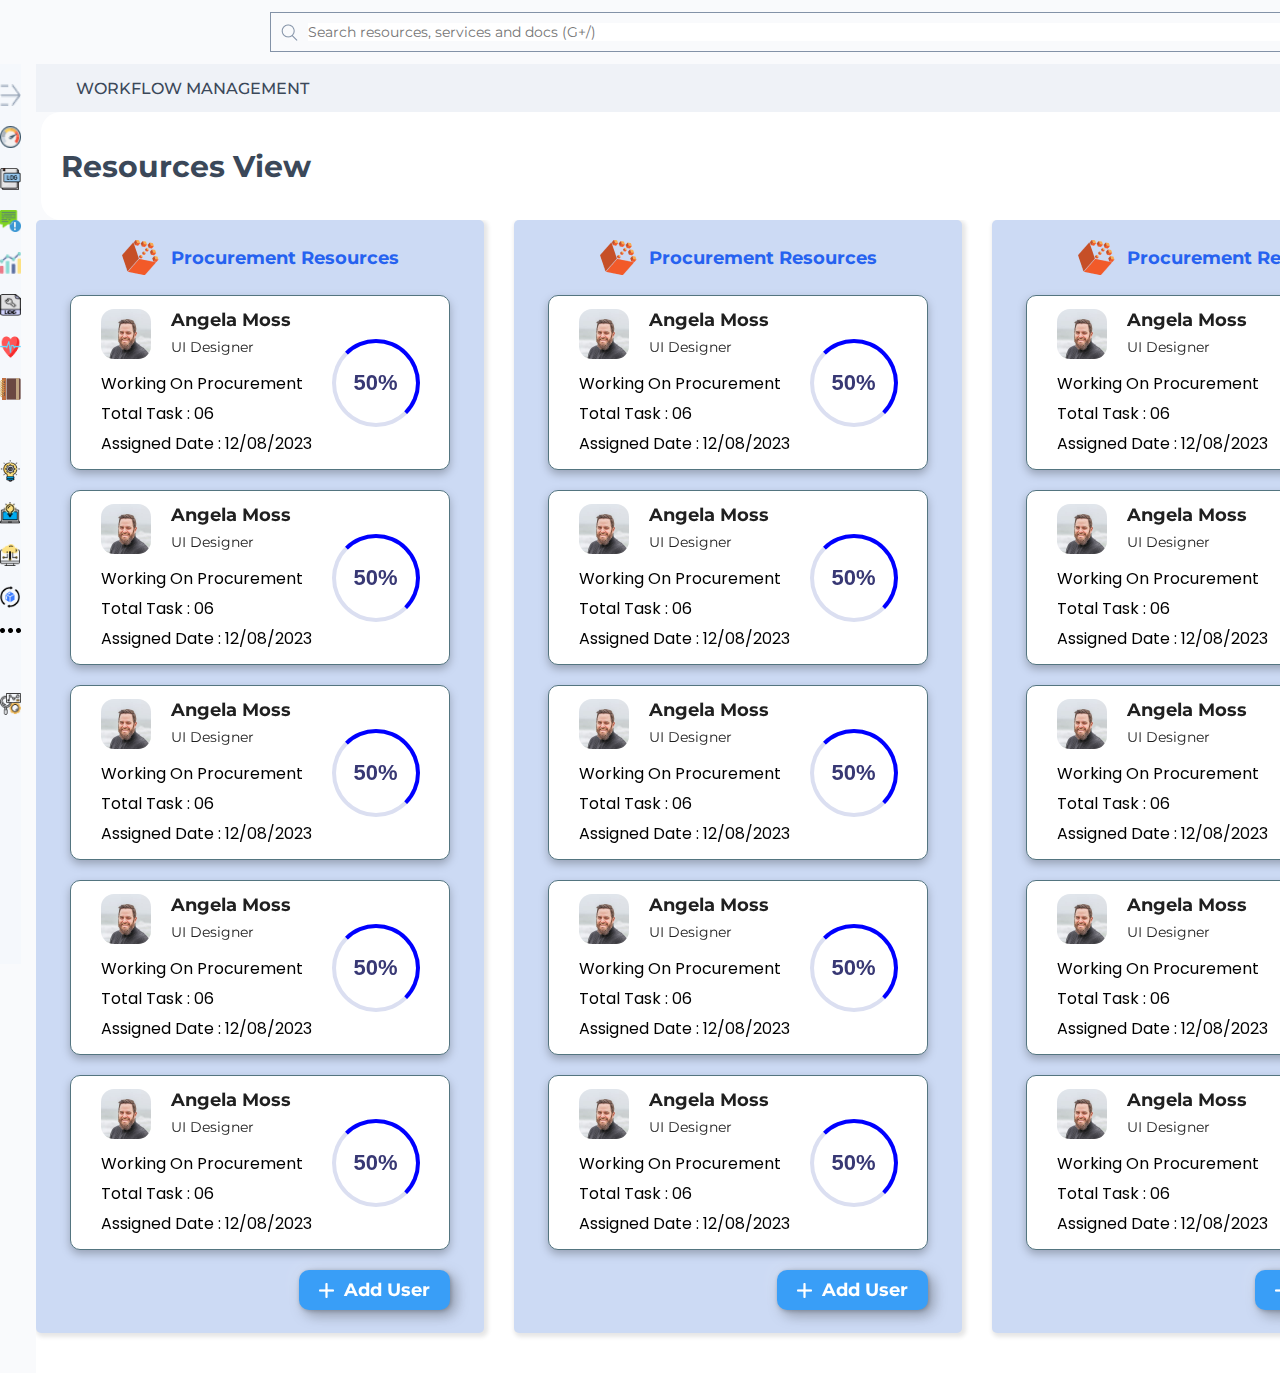
<file: resources.html>
<!DOCTYPE html>
<html lang="en">

<head>
    <meta charset="UTF-8">
    <meta name="viewport" content="width=device-width, initial-scale=1.0">
    <title>resources View</title>
    <link rel="stylesheet" href="resources.css">
    <style>
        @import url('https://fonts.googleapis.com/css2?family=Montserrat&family=Mulish&family=Open+Sans:wght@500&family=Poppins&display=swap');
    </style>
</head>

<body>
    <header class="flex">
        <div class="logo"></div>
        <div class="search flex">
            <img src="images/Search.png" alt="">
            <input placeholder="Search resources, services and docs (G+/)" type="text">
        </div>
        <div class="header-right flex">
            <img src="images/home page images/Group 1.png" alt="">
            <img src="images/home page images/directory.png" alt="">
            <img src="images/home page images/settings.png" alt="">
            <img src="images/home page images/Notification.png" alt="">
            <img src="images/home page images/characters-17.png" alt="">
        </div>
    </header>
    <!-- header ends -->

    <main class="flex">
        <!-- base starts -->
        <div class="base">
            <div class="base-col">
                <img src="images/base/Close Menu.png" alt="">
                <img src="images/base/Overview.png" alt="">
                <img src="images/base/Activity log.png" alt="">
                <img src="images/base/Page-1.png" alt="">
                <img src="images/base/metrics.png" alt="">
                <img src="images/base/log.png" alt="">
                <img src="images/base/Service Health.png" alt="">
                <img src="images/base/Workbook.png" alt="">
            </div>
            <div class="base-col">
                <img src="images/base/Applications.png" alt="">
                <img src="images/base/Virtual Machine.png" alt="">
                <img src="images/base/Networking.png" alt="">
                <img src="images/base/Jobs.png" alt="">
                <img src="images/base/Group 2430.png" alt="">
            </div>
            <div class="base-col">

                <img src="images/base/Group 2434.png" alt="">
            </div>
        </div>
        <!-- base ends -->
        <!-- card starts -->
        <div class="card">
            <!-- card top starts -->
            <div class="card-top flex">
                <p>WORKFLOW MANAGEMENT</p>
                <div class="card-top-right flex">
                    <p>Home</p>
                    <p> > Procurement Workflow</p>
                </div>
            </div>
            <!-- card top ends -->

            <!-- project form starts -->
            <div class="project-form">

                <div class="p-form-top flex">

                    <div class="p-form-top-left">
                        <h2>Resources View</h2>
                    </div>
                    <a href="add-project.html"> <img src="images/Group 13790.png" alt=""> </a>
                </div>

            </div>
            <!-- resoursr profile containr starts -->
            <div class="resoures-profiles-con flex">

                <!-- resource profiles column -->
                <div class="resoures-col flex">

                    <div class="resoures-col-top flex">
                        <img src="images/projects logos/AppKube Logo.png" alt="">
                        <h2>Procurement Resources</h2>
                    </div>

                    <!-- main profiles stasrt -->
                    <div class="res-profiles flex">
                        <!-- profile starts -->
                        <div class="resources-pro flex">
                            <div class="res-pro-left">
                                <div class="res-pro-top">
                                    <div class="res-pro flex">
                                        <div class="profile-img">
                                            <img src="images/profile avatars/image 21.png" alt="">
                                        </div>
                                        <div class="profile-name flex">
                                            <p>Angela Moss</p>
                                            <p>UI Designer</p>
                                        </div>
                                    </div>

                                    <div class="res-pro-bottom flex">
                                        <p>Working On Procurement</p>
                                        <p>Total Task : 06</p>
                                        <p>Assigned Date : 12/08/2023</p>
                                    </div>
                                </div>
                            </div>

                            <div class="res-pro-right">
                                <div class="task-graph flex">
                                    <p>50%</p>
                                </div>
                            </div>


                        </div>
                        <!-- profile starts -->

                        <!-- profile starts -->
                        <div class="resources-pro flex">
                            <div class="res-pro-left">
                                <div class="res-pro-top">
                                    <div class="res-pro flex">
                                        <div class="profile-img">
                                            <img src="images/profile avatars/image 21.png" alt="">
                                        </div>
                                        <div class="profile-name flex">
                                            <p>Angela Moss</p>
                                            <p>UI Designer</p>
                                        </div>
                                    </div>

                                    <div class="res-pro-bottom flex">
                                        <p>Working On Procurement</p>
                                        <p>Total Task : 06</p>
                                        <p>Assigned Date : 12/08/2023</p>
                                    </div>
                                </div>
                            </div>

                            <div class="res-pro-right">
                                <div class="task-graph flex">
                                    <p>50%</p>
                                </div>
                            </div>


                        </div>
                        <!-- profile starts -->

                        <!-- profile starts -->
                        <div class="resources-pro flex">
                            <div class="res-pro-left">
                                <div class="res-pro-top">
                                    <div class="res-pro flex">
                                        <div class="profile-img">
                                            <img src="images/profile avatars/image 21.png" alt="">
                                        </div>
                                        <div class="profile-name flex">
                                            <p>Angela Moss</p>
                                            <p>UI Designer</p>
                                        </div>
                                    </div>

                                    <div class="res-pro-bottom flex">
                                        <p>Working On Procurement</p>
                                        <p>Total Task : 06</p>
                                        <p>Assigned Date : 12/08/2023</p>
                                    </div>
                                </div>
                            </div>

                            <div class="res-pro-right">
                                <div class="task-graph flex">
                                    <p>50%</p>
                                </div>
                            </div>


                        </div>
                        <!-- profile starts -->

                        <!-- profile starts -->
                        <div class="resources-pro flex">
                            <div class="res-pro-left">
                                <div class="res-pro-top">
                                    <div class="res-pro flex">
                                        <div class="profile-img">
                                            <img src="images/profile avatars/image 21.png" alt="">
                                        </div>
                                        <div class="profile-name flex">
                                            <p>Angela Moss</p>
                                            <p>UI Designer</p>
                                        </div>
                                    </div>

                                    <div class="res-pro-bottom flex">
                                        <p>Working On Procurement</p>
                                        <p>Total Task : 06</p>
                                        <p>Assigned Date : 12/08/2023</p>
                                    </div>
                                </div>
                            </div>

                            <div class="res-pro-right">
                                <div class="task-graph flex">
                                    <p>50%</p>
                                </div>
                            </div>


                        </div>
                        <!-- profile starts -->

                        <!-- profile starts -->
                        <div class="resources-pro flex">
                            <div class="res-pro-left">
                                <div class="res-pro-top">
                                    <div class="res-pro flex">
                                        <div class="profile-img">
                                            <img src="images/profile avatars/image 21.png" alt="">
                                        </div>
                                        <div class="profile-name flex">
                                            <p>Angela Moss</p>
                                            <p>UI Designer</p>
                                        </div>
                                    </div>

                                    <div class="res-pro-bottom flex">
                                        <p>Working On Procurement</p>
                                        <p>Total Task : 06</p>
                                        <p>Assigned Date : 12/08/2023</p>
                                    </div>
                                </div>
                            </div>

                            <div class="res-pro-right">
                                <div class="task-graph flex">
                                    <p>50%</p>
                                </div>
                            </div>


                        </div>
                        <!-- profile starts -->
                        <div class="add-user-con flex">
                            <a href="#">
                                <div class="add-user flex">
                                    <img src="images/white-x-mark.png" alt="">
                                    <p>Add User</p>
                                </div>
                            </a>
                        </div>


                        <!-- main profiles ends -->

                    </div>
                </div>
                <!-- resource profiles column -->

                <!-- resource profiles column -->
                <div class="resoures-col flex">

                    <div class="resoures-col-top flex">
                        <img src="images/projects logos/AppKube Logo.png" alt="">
                        <h2>Procurement Resources</h2>
                    </div>

                    <!-- main profiles stasrt -->
                    <div class="res-profiles flex">
                        <!-- profile starts -->
                        <div class="resources-pro flex">
                            <div class="res-pro-left">
                                <div class="res-pro-top">
                                    <div class="res-pro flex">
                                        <div class="profile-img">
                                            <img src="images/profile avatars/image 21.png" alt="">
                                        </div>
                                        <div class="profile-name flex">
                                            <p>Angela Moss</p>
                                            <p>UI Designer</p>
                                        </div>
                                    </div>

                                    <div class="res-pro-bottom flex">
                                        <p>Working On Procurement</p>
                                        <p>Total Task : 06</p>
                                        <p>Assigned Date : 12/08/2023</p>
                                    </div>
                                </div>
                            </div>

                            <div class="res-pro-right">
                                <div class="task-graph flex">
                                    <p>50%</p>
                                </div>
                            </div>


                        </div>
                        <!-- profile starts -->

                        <!-- profile starts -->
                        <div class="resources-pro flex">
                            <div class="res-pro-left">
                                <div class="res-pro-top">
                                    <div class="res-pro flex">
                                        <div class="profile-img">
                                            <img src="images/profile avatars/image 21.png" alt="">
                                        </div>
                                        <div class="profile-name flex">
                                            <p>Angela Moss</p>
                                            <p>UI Designer</p>
                                        </div>
                                    </div>

                                    <div class="res-pro-bottom flex">
                                        <p>Working On Procurement</p>
                                        <p>Total Task : 06</p>
                                        <p>Assigned Date : 12/08/2023</p>
                                    </div>
                                </div>
                            </div>

                            <div class="res-pro-right">
                                <div class="task-graph flex">
                                    <p>50%</p>
                                </div>
                            </div>


                        </div>
                        <!-- profile starts -->

                        <!-- profile starts -->
                        <div class="resources-pro flex">
                            <div class="res-pro-left">
                                <div class="res-pro-top">
                                    <div class="res-pro flex">
                                        <div class="profile-img">
                                            <img src="images/profile avatars/image 21.png" alt="">
                                        </div>
                                        <div class="profile-name flex">
                                            <p>Angela Moss</p>
                                            <p>UI Designer</p>
                                        </div>
                                    </div>

                                    <div class="res-pro-bottom flex">
                                        <p>Working On Procurement</p>
                                        <p>Total Task : 06</p>
                                        <p>Assigned Date : 12/08/2023</p>
                                    </div>
                                </div>
                            </div>

                            <div class="res-pro-right">
                                <div class="task-graph flex">
                                    <p>50%</p>
                                </div>
                            </div>


                        </div>
                        <!-- profile starts -->

                        <!-- profile starts -->
                        <div class="resources-pro flex">
                            <div class="res-pro-left">
                                <div class="res-pro-top">
                                    <div class="res-pro flex">
                                        <div class="profile-img">
                                            <img src="images/profile avatars/image 21.png" alt="">
                                        </div>
                                        <div class="profile-name flex">
                                            <p>Angela Moss</p>
                                            <p>UI Designer</p>
                                        </div>
                                    </div>

                                    <div class="res-pro-bottom flex">
                                        <p>Working On Procurement</p>
                                        <p>Total Task : 06</p>
                                        <p>Assigned Date : 12/08/2023</p>
                                    </div>
                                </div>
                            </div>

                            <div class="res-pro-right">
                                <div class="task-graph flex">
                                    <p>50%</p>
                                </div>
                            </div>


                        </div>
                        <!-- profile starts -->

                        <!-- profile starts -->
                        <div class="resources-pro flex">
                            <div class="res-pro-left">
                                <div class="res-pro-top">
                                    <div class="res-pro flex">
                                        <div class="profile-img">
                                            <img src="images/profile avatars/image 21.png" alt="">
                                        </div>
                                        <div class="profile-name flex">
                                            <p>Angela Moss</p>
                                            <p>UI Designer</p>
                                        </div>
                                    </div>

                                    <div class="res-pro-bottom flex">
                                        <p>Working On Procurement</p>
                                        <p>Total Task : 06</p>
                                        <p>Assigned Date : 12/08/2023</p>
                                    </div>
                                </div>
                            </div>

                            <div class="res-pro-right">
                                <div class="task-graph flex">
                                    <p>50%</p>
                                </div>
                            </div>


                        </div>
                        <!-- profile starts -->
                        <div class="add-user-con flex">
                            <a href="#">
                                <div class="add-user flex">
                                    <img src="images/white-x-mark.png" alt="">
                                    <p>Add User</p>
                                </div>
                            </a>
                        </div>


                        <!-- main profiles ends -->

                    </div>
                </div>
                <!-- resource profiles column -->


                <!-- resource profiles column -->
                <div class="resoures-col flex">

                    <div class="resoures-col-top flex">
                        <img src="images/projects logos/AppKube Logo.png" alt="">
                        <h2>Procurement Resources</h2>
                    </div>

                    <!-- main profiles stasrt -->
                    <div class="res-profiles flex">
                        <!-- profile starts -->
                        <div class="resources-pro flex">
                            <div class="res-pro-left">
                                <div class="res-pro-top">
                                    <div class="res-pro flex">
                                        <div class="profile-img">
                                            <img src="images/profile avatars/image 21.png" alt="">
                                        </div>
                                        <div class="profile-name flex">
                                            <p>Angela Moss</p>
                                            <p>UI Designer</p>
                                        </div>
                                    </div>

                                    <div class="res-pro-bottom flex">
                                        <p>Working On Procurement</p>
                                        <p>Total Task : 06</p>
                                        <p>Assigned Date : 12/08/2023</p>
                                    </div>
                                </div>
                            </div>

                            <div class="res-pro-right">
                                <div class="task-graph flex">
                                    <p>50%</p>
                                </div>
                            </div>


                        </div>
                        <!-- profile starts -->

                        <!-- profile starts -->
                        <div class="resources-pro flex">
                            <div class="res-pro-left">
                                <div class="res-pro-top">
                                    <div class="res-pro flex">
                                        <div class="profile-img">
                                            <img src="images/profile avatars/image 21.png" alt="">
                                        </div>
                                        <div class="profile-name flex">
                                            <p>Angela Moss</p>
                                            <p>UI Designer</p>
                                        </div>
                                    </div>

                                    <div class="res-pro-bottom flex">
                                        <p>Working On Procurement</p>
                                        <p>Total Task : 06</p>
                                        <p>Assigned Date : 12/08/2023</p>
                                    </div>
                                </div>
                            </div>

                            <div class="res-pro-right">
                                <div class="task-graph flex">
                                    <p>50%</p>
                                </div>
                            </div>


                        </div>
                        <!-- profile starts -->

                        <!-- profile starts -->
                        <div class="resources-pro flex">
                            <div class="res-pro-left">
                                <div class="res-pro-top">
                                    <div class="res-pro flex">
                                        <div class="profile-img">
                                            <img src="images/profile avatars/image 21.png" alt="">
                                        </div>
                                        <div class="profile-name flex">
                                            <p>Angela Moss</p>
                                            <p>UI Designer</p>
                                        </div>
                                    </div>

                                    <div class="res-pro-bottom flex">
                                        <p>Working On Procurement</p>
                                        <p>Total Task : 06</p>
                                        <p>Assigned Date : 12/08/2023</p>
                                    </div>
                                </div>
                            </div>

                            <div class="res-pro-right">
                                <div class="task-graph flex">
                                    <p>50%</p>
                                </div>
                            </div>


                        </div>
                        <!-- profile starts -->

                        <!-- profile starts -->
                        <div class="resources-pro flex">
                            <div class="res-pro-left">
                                <div class="res-pro-top">
                                    <div class="res-pro flex">
                                        <div class="profile-img">
                                            <img src="images/profile avatars/image 21.png" alt="">
                                        </div>
                                        <div class="profile-name flex">
                                            <p>Angela Moss</p>
                                            <p>UI Designer</p>
                                        </div>
                                    </div>

                                    <div class="res-pro-bottom flex">
                                        <p>Working On Procurement</p>
                                        <p>Total Task : 06</p>
                                        <p>Assigned Date : 12/08/2023</p>
                                    </div>
                                </div>
                            </div>

                            <div class="res-pro-right">
                                <div class="task-graph flex">
                                    <p>50%</p>
                                </div>
                            </div>


                        </div>
                        <!-- profile starts -->

                        <!-- profile starts -->
                        <div class="resources-pro flex">
                            <div class="res-pro-left">
                                <div class="res-pro-top">
                                    <div class="res-pro flex">
                                        <div class="profile-img">
                                            <img src="images/profile avatars/image 21.png" alt="">
                                        </div>
                                        <div class="profile-name flex">
                                            <p>Angela Moss</p>
                                            <p>UI Designer</p>
                                        </div>
                                    </div>

                                    <div class="res-pro-bottom flex">
                                        <p>Working On Procurement</p>
                                        <p>Total Task : 06</p>
                                        <p>Assigned Date : 12/08/2023</p>
                                    </div>
                                </div>
                            </div>

                            <div class="res-pro-right">
                                <div class="task-graph flex">
                                    <p>50%</p>
                                </div>
                            </div>


                        </div>
                        <!-- profile starts -->
                        <div class="add-user-con flex">
                            <a href="#">
                                <div class="add-user flex">
                                    <img src="images/white-x-mark.png" alt="">
                                    <p>Add User</p>
                                </div>
                            </a>
                        </div>


                        <!-- main profiles ends -->

                    </div>
                </div>
                <!-- resource profiles column -->

                <!-- resource profiles column -->
                <div class="resoures-col flex">

                    <div class="resoures-col-top flex">
                        <img src="images/projects logos/AppKube Logo.png" alt="">
                        <h2>Procurement Resources</h2>
                    </div>

                    <!-- main profiles stasrt -->
                    <div class="res-profiles flex">
                        <!-- profile starts -->
                        <div class="resources-pro flex">
                            <div class="res-pro-left">
                                <div class="res-pro-top">
                                    <div class="res-pro flex">
                                        <div class="profile-img">
                                            <img src="images/profile avatars/image 21.png" alt="">
                                        </div>
                                        <div class="profile-name flex">
                                            <p>Angela Moss</p>
                                            <p>UI Designer</p>
                                        </div>
                                    </div>

                                    <div class="res-pro-bottom flex">
                                        <p>Working On Procurement</p>
                                        <p>Total Task : 06</p>
                                        <p>Assigned Date : 12/08/2023</p>
                                    </div>
                                </div>
                            </div>

                            <div class="res-pro-right">
                                <div class="task-graph flex">
                                    <p>50%</p>
                                </div>
                            </div>


                        </div>
                        <!-- profile starts -->

                        <!-- profile starts -->
                        <div class="resources-pro flex">
                            <div class="res-pro-left">
                                <div class="res-pro-top">
                                    <div class="res-pro flex">
                                        <div class="profile-img">
                                            <img src="images/profile avatars/image 21.png" alt="">
                                        </div>
                                        <div class="profile-name flex">
                                            <p>Angela Moss</p>
                                            <p>UI Designer</p>
                                        </div>
                                    </div>

                                    <div class="res-pro-bottom flex">
                                        <p>Working On Procurement</p>
                                        <p>Total Task : 06</p>
                                        <p>Assigned Date : 12/08/2023</p>
                                    </div>
                                </div>
                            </div>

                            <div class="res-pro-right">
                                <div class="task-graph flex">
                                    <p>50%</p>
                                </div>
                            </div>


                        </div>
                        <!-- profile starts -->

                        <!-- profile starts -->
                        <div class="resources-pro flex">
                            <div class="res-pro-left">
                                <div class="res-pro-top">
                                    <div class="res-pro flex">
                                        <div class="profile-img">
                                            <img src="images/profile avatars/image 21.png" alt="">
                                        </div>
                                        <div class="profile-name flex">
                                            <p>Angela Moss</p>
                                            <p>UI Designer</p>
                                        </div>
                                    </div>

                                    <div class="res-pro-bottom flex">
                                        <p>Working On Procurement</p>
                                        <p>Total Task : 06</p>
                                        <p>Assigned Date : 12/08/2023</p>
                                    </div>
                                </div>
                            </div>

                            <div class="res-pro-right">
                                <div class="task-graph flex">
                                    <p>50%</p>
                                </div>
                            </div>


                        </div>
                        <!-- profile starts -->

                        <!-- profile starts -->
                        <div class="resources-pro flex">
                            <div class="res-pro-left">
                                <div class="res-pro-top">
                                    <div class="res-pro flex">
                                        <div class="profile-img">
                                            <img src="images/profile avatars/image 21.png" alt="">
                                        </div>
                                        <div class="profile-name flex">
                                            <p>Angela Moss</p>
                                            <p>UI Designer</p>
                                        </div>
                                    </div>

                                    <div class="res-pro-bottom flex">
                                        <p>Working On Procurement</p>
                                        <p>Total Task : 06</p>
                                        <p>Assigned Date : 12/08/2023</p>
                                    </div>
                                </div>
                            </div>

                            <div class="res-pro-right">
                                <div class="task-graph flex">
                                    <p>50%</p>
                                </div>
                            </div>


                        </div>
                        <!-- profile starts -->

                        <!-- profile starts -->
                        <div class="resources-pro flex">
                            <div class="res-pro-left">
                                <div class="res-pro-top">
                                    <div class="res-pro flex">
                                        <div class="profile-img">
                                            <img src="images/profile avatars/image 21.png" alt="">
                                        </div>
                                        <div class="profile-name flex">
                                            <p>Angela Moss</p>
                                            <p>UI Designer</p>
                                        </div>
                                    </div>

                                    <div class="res-pro-bottom flex">
                                        <p>Working On Procurement</p>
                                        <p>Total Task : 06</p>
                                        <p>Assigned Date : 12/08/2023</p>
                                    </div>
                                </div>
                            </div>

                            <div class="res-pro-right">
                                <div class="task-graph flex">
                                    <p>50%</p>
                                </div>
                            </div>


                        </div>
                        <!-- profile starts -->
                        <div class="add-user-con flex">
                            <a href="#">
                                <div class="add-user flex">
                                    <img src="images/white-x-mark.png" alt="">
                                    <p>Add User</p>
                                </div>
                            </a>
                        </div>


                        <!-- main profiles ends -->

                    </div>
                </div>
                <!-- resource profiles column -->

                <!-- resource profiles column -->
                <div class="resoures-col flex">

                    <div class="resoures-col-top flex">
                        <img src="images/projects logos/AppKube Logo.png" alt="">
                        <h2>Procurement Resources</h2>
                    </div>

                    <!-- main profiles stasrt -->
                    <div class="res-profiles flex">
                        <!-- profile starts -->
                        <div class="resources-pro flex">
                            <div class="res-pro-left">
                                <div class="res-pro-top">
                                    <div class="res-pro flex">
                                        <div class="profile-img">
                                            <img src="images/profile avatars/image 21.png" alt="">
                                        </div>
                                        <div class="profile-name flex">
                                            <p>Angela Moss</p>
                                            <p>UI Designer</p>
                                        </div>
                                    </div>

                                    <div class="res-pro-bottom flex">
                                        <p>Working On Procurement</p>
                                        <p>Total Task : 06</p>
                                        <p>Assigned Date : 12/08/2023</p>
                                    </div>
                                </div>
                            </div>

                            <div class="res-pro-right">
                                <div class="task-graph flex">
                                    <p>50%</p>
                                </div>
                            </div>


                        </div>
                        <!-- profile starts -->

                        <!-- profile starts -->
                        <div class="resources-pro flex">
                            <div class="res-pro-left">
                                <div class="res-pro-top">
                                    <div class="res-pro flex">
                                        <div class="profile-img">
                                            <img src="images/profile avatars/image 21.png" alt="">
                                        </div>
                                        <div class="profile-name flex">
                                            <p>Angela Moss</p>
                                            <p>UI Designer</p>
                                        </div>
                                    </div>

                                    <div class="res-pro-bottom flex">
                                        <p>Working On Procurement</p>
                                        <p>Total Task : 06</p>
                                        <p>Assigned Date : 12/08/2023</p>
                                    </div>
                                </div>
                            </div>

                            <div class="res-pro-right">
                                <div class="task-graph flex">
                                    <p>50%</p>
                                </div>
                            </div>


                        </div>
                        <!-- profile starts -->

                        <!-- profile starts -->
                        <div class="resources-pro flex">
                            <div class="res-pro-left">
                                <div class="res-pro-top">
                                    <div class="res-pro flex">
                                        <div class="profile-img">
                                            <img src="images/profile avatars/image 21.png" alt="">
                                        </div>
                                        <div class="profile-name flex">
                                            <p>Angela Moss</p>
                                            <p>UI Designer</p>
                                        </div>
                                    </div>

                                    <div class="res-pro-bottom flex">
                                        <p>Working On Procurement</p>
                                        <p>Total Task : 06</p>
                                        <p>Assigned Date : 12/08/2023</p>
                                    </div>
                                </div>
                            </div>

                            <div class="res-pro-right">
                                <div class="task-graph flex">
                                    <p>50%</p>
                                </div>
                            </div>


                        </div>
                        <!-- profile starts -->

                        <!-- profile starts -->
                        <div class="resources-pro flex">
                            <div class="res-pro-left">
                                <div class="res-pro-top">
                                    <div class="res-pro flex">
                                        <div class="profile-img">
                                            <img src="images/profile avatars/image 21.png" alt="">
                                        </div>
                                        <div class="profile-name flex">
                                            <p>Angela Moss</p>
                                            <p>UI Designer</p>
                                        </div>
                                    </div>

                                    <div class="res-pro-bottom flex">
                                        <p>Working On Procurement</p>
                                        <p>Total Task : 06</p>
                                        <p>Assigned Date : 12/08/2023</p>
                                    </div>
                                </div>
                            </div>

                            <div class="res-pro-right">
                                <div class="task-graph flex">
                                    <p>50%</p>
                                </div>
                            </div>


                        </div>
                        <!-- profile starts -->

                        <!-- profile starts -->
                        <div class="resources-pro flex">
                            <div class="res-pro-left">
                                <div class="res-pro-top">
                                    <div class="res-pro flex">
                                        <div class="profile-img">
                                            <img src="images/profile avatars/image 21.png" alt="">
                                        </div>
                                        <div class="profile-name flex">
                                            <p>Angela Moss</p>
                                            <p>UI Designer</p>
                                        </div>
                                    </div>

                                    <div class="res-pro-bottom flex">
                                        <p>Working On Procurement</p>
                                        <p>Total Task : 06</p>
                                        <p>Assigned Date : 12/08/2023</p>
                                    </div>
                                </div>
                            </div>

                            <div class="res-pro-right">
                                <div class="task-graph flex">
                                    <p>50%</p>
                                </div>
                            </div>


                        </div>
                        <!-- profile starts -->
                        <div class="add-user-con flex">
                            <a href="#">
                                <div class="add-user flex">
                                    <img src="images/white-x-mark.png" alt="">
                                    <p>Add User</p>
                                </div>
                            </a>
                        </div>


                        <!-- main profiles ends -->

                    </div>
                </div>
                <!-- resource profiles column -->


                <!-- resoursr profile containr starts -->


            </div>


    </main>
</body>

</html>
</file>
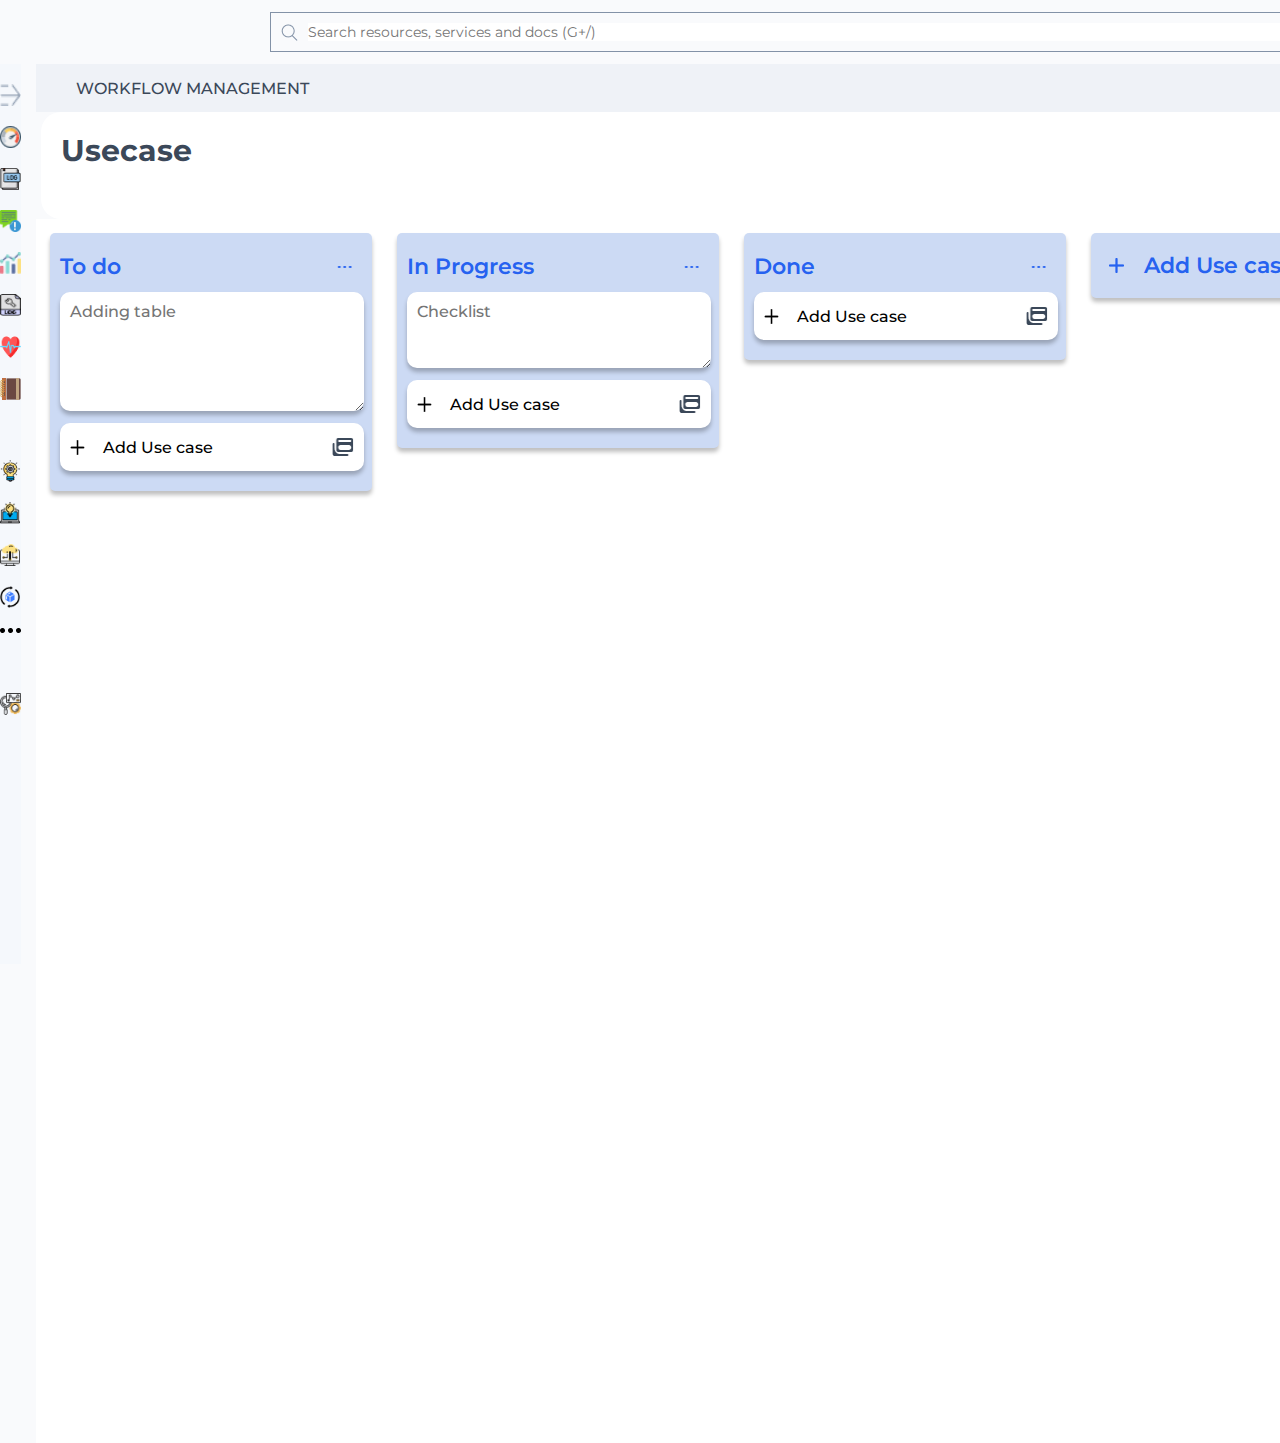
<file: usecase.html>
<!DOCTYPE html>
<html lang="en">

<head>
    <meta charset="UTF-8">
    <meta name="viewport" content="width=device-width, initial-scale=1.0">
    <title>Use Case</title>
    <link rel="stylesheet" href="usecase.css">
    <style>
        @import url('https://fonts.googleapis.com/css2?family=Montserrat&family=Mulish&family=Open+Sans:wght@500&family=Poppins&display=swap');
    </style>
</head>

<body>
    <header class="flex">
        <div class="logo"></div>
        <div class="search flex">
            <img src="images/Search.png" alt="">
            <input placeholder="Search resources, services and docs (G+/)" type="text">
        </div>
        <div class="header-right flex">
            <img src="images/home page images/Group 1.png" alt="">
            <img src="images/home page images/directory.png" alt="">
            <img src="images/home page images/settings.png" alt="">
            <img src="images/home page images/Notification.png" alt="">
            <img src="images/home page images/characters-17.png" alt="">
        </div>

    </header>
    <!-- header ends -->
    <main class="flex">
        <!-- base starts -->
        <div class="base">
            <div class="base-col">
                <img src="images/base/Close Menu.png" alt="">
                <img src="images/base/Overview.png" alt="">
                <img src="images/base/Activity log.png" alt="">
                <img src="images/base/Page-1.png" alt="">
                <img src="images/base/metrics.png" alt="">
                <img src="images/base/log.png" alt="">
                <img src="images/base/Service Health.png" alt="">
                <img src="images/base/Workbook.png" alt="">
            </div>
            <div class="base-col">
                <img src="images/base/Applications.png" alt="">
                <img src="images/base/Virtual Machine.png" alt="">
                <img src="images/base/Networking.png" alt="">
                <img src="images/base/Jobs.png" alt="">
                <img src="images/base/Group 2430.png" alt="">
            </div>
            <div class="base-col">

                <img src="images/base/Group 2434.png" alt="">
            </div>
        </div>
        <!-- base ends -->
        <!-- card starts -->
        <div class="card">
            <!-- card top starts -->
            <div class="card-top flex">
                <p>WORKFLOW MANAGEMENT</p>
                <div class="card-top-right flex">
                    <p>Home</p>
                    <p> > Procurement Workflow</p>
                </div>
            </div>
            <!-- card top ends -->

            <!-- project form starts -->
            <div class="project-form">

                <div class="p-form-top flex">

                    <div class="p-form-top-left">
                        <h2>Usecase</h2>
                    </div>

                    <div class="p-form-top-right flex">

                        <div class="usecase-search flex">
                            <input placeholder="Search for..." type="text">
                            <img src="images/Search.png" alt="">
                        </div>

                        <div class="usecase-search flex">

                            <select name="" id="">
                                <option value="#">Filter by</option>
                            </select>

                        </div>

                        <a href="add-project.html"> <img src="images/Group 13790.png" alt=""> </a>
                    </div>

                </div>

            </div>

            <!-- add lists constwine starts -->
            <div id="lists-parent" class="add-lists flex">

                <!-- list starts -->
                <div class="list flex">
                    <div class="list-top flex">
                        <H2>To do</H2>
                        <img src="images/🦆 icon _more horizontal_.png" alt="">
                    </div>
                    <textarea class="add-table" placeholder="Adding table"></textarea>

                    <div id="clone-usecase" class="add-usecase flex">
                        <img src="images/list/🦆 icon _plus_.png" alt="">
                        <p>Add Use case</p>
                        <img src="images/list/Vector.png" alt="">
                    </div>
                </div>
                <!-- list ends -->

                <!-- list starts -->
                <div class="list flex">
                    <div class="list-top flex">
                        <H2>In Progress</H2>
                        <img src="images/🦆 icon _more horizontal_.png" alt="">
                    </div>
                    <textarea placeholder="Checklist" class="checklist"></textarea>

                    <div class="add-usecase flex">
                        <img src="images/list/🦆 icon _plus_.png" alt="">
                        <p>Add Use case</p>
                        <img src="images/list/Vector.png" alt="">
                    </div>
                </div>
                <!-- list ends -->


                <!-- list starts -->
                <div id="list-tempelete" class="list flex">
                    <div class="list-top flex">
                        <h2 id="temp-h2">Done</h2>
                        <img src="images/🦆 icon _more horizontal_.png" alt="">
                    </div>

                    <div class="add-usecase flex">
                        <img src="images/list/🦆 icon _plus_.png" alt="">
                        <p>Add Use case</p>
                        <img src="images/list/Vector.png" alt="">
                    </div>
                </div>

                <!-- list ends -->

                <!-- list starts -->

                <div id="hide-use-case" class="add-usecase add-another-list flex">
                    <img src="images/blue-vector.png" alt="">
                    <p>Add Use case</p>
                </div>

                <!-- list ends -->
                <div id="add-new-list-btn" class="add-new-list flex">
                    <input id="listInput" placeholder="Enter list title...." type="text">
                    <div class="new-list-bottom flex">
                        <a id="add-list" href="#"><button>Add list</button></a>
                        <a id="" href="#"><img src="images/list-x-mark.png" alt=""></a>
                    </div>
                </div>

                <a href="resources.html"><h1>Resources demo</h1></a>
            </div>



            <!-- add lists constwine ends -->
    </main>
    <script src="usecase.js"></script>
</body>

</html>
</file>
<file: style.css>
* {
    margin: 0;
    padding: 0;
    box-sizing: border-box;
    list-style: none;
    text-decoration: none;
}

/* utiliyyyyyys */
body {
    font-family: 'Mulish', sans-serif;
    font-family: 'Open Sans', sans-serif;
    font-family: 'Poppins', sans-serif;
}

button {
    cursor: pointer;
}

button:hover {
    opacity: 0.8;

}

.flex {
    display: flex;
}

.flex-a {
    display: flex;
    align-items: center;
}

.flex-j {
    display: flex;
    justify-content: center;
}

.flex-a-j {
    display: flex;
    align-items: center;
    justify-content: center;
}

/* utiliyyyyyys */

main {
    width: 100%;
    height: auto;
    height: 100vh;
    justify-content: center;
    align-items: center;
    margin-inline: auto;
}

.left {
    width: 50%;
    background-color: #DAE7F2;
    height: 100vh;
    align-items: center;
    justify-content: center;
    display: flex;
    flex-direction: column;
}

.left h4 {
    color: var(--light-text-color-body-1, #92929D);

    /* Headline / H4 */
    font-family: Poppins;
    font-size: 2.125rem;
    font-style: normal;
    font-weight: 400;
    line-height: 2.75rem;
    /* 129.412% */
    letter-spacing: -0.0275rem;
}

.left h3 {
    color: var(--light-text-color-title, #11142D);

    /* Headline / H3 */
    font-family: Poppins;
    font-size: 3rem;
    font-style: normal;
    font-weight: 500;
    line-height: 3.5rem;
    /* 116.667% */
    letter-spacing: -0.04688rem;
}

.left img {
    width: 738px;
    height: auto;
}

.right {
    width: 50%;
    justify-content: center;
    display: flex;
    flex-direction: column;
    align-items: center;
}

.sign-page {
    flex-direction: column;
    gap: 20px;
}

.right h4 {
    color: var(--light-text-color-title, #11142D);

    /* Headline / H4 */
    font-family: Poppins;
    font-size: 34px;
    font-style: normal;
    font-weight: 400;
    line-height: 44px;
    /* 129.412% */
    letter-spacing: -0.44px;
}

.right button a {

    color: var(--Snow, #FFF);

    /* Button/Label */
    font-family: Open Sans;
    font-size: 16px;
    font-style: normal;
    font-weight: 700;
    line-height: 24px;
    /* 150% */
}

.right button {
    display: flex;
    width: 396px;
    padding: 12px 20px;
    justify-content: center;
    align-items: center;
    gap: 12px;


    border-radius: 6px;
    background: #384CFF;
    border: none;
}

.or {
    align-items: center;
    gap: 20px;
    justify-content: center;
}

.or p {
    color: var(--light-text-color-body-2, #9A9AB0);
    text-align: center;

    /* Body/Body 2 Regular */
    font-family: Mulish;

    font-size: 1.3rem;
    font-style: normal;
    font-weight: 400;
    line-height: 130%;
    /* 18.2px */
    letter-spacing: 0.112px;
}

.or-lines {
    width: 280px;
    height: 1px;
    background-color: #E1E1E1;
}



/* sign up inputs */

.email {
    flex-direction: column;
    gap: 7px;
}

.email-label {
    color: var(--gray-700, #344054);
    font-family: Poppins;
    font-size: 20px;
    font-style: normal;
    font-weight: 500;
    line-height: 20px;
    /* 100% */
}

.email-input {
    display: flex;
    width: 608px;
    height: 51px;
    padding: 12px 16px;
    align-items: center;
    gap: 8px;
    flex-shrink: 0;

    border-radius: 8px;
    border: 1px solid var(--gray-300, #D0D5DD);
    background: var(--White, #FFF);

    /* Shadow/xs */
    box-shadow: 0px 1px 2px 0px rgba(16, 24, 40, 0.05);
}

#email,
#password {
    border: none;
    color: var(--gray-500, #667085);
    font-family: Poppins;
    font-size: 16px;
    font-style: normal;
    font-weight: 400;
    line-height: 24px;
    /* 150% */

    flex: 1 0 0;

    outline: none;
}

/* forgot pass */
.password {
    flex-direction: column;
    gap: 7px;
}

.forgot-pass {
    width: 608px;
    justify-content: space-between;
    align-items: center;
}

.forgot-left {
    gap: 5px;
    align-items: center;

}


/* .forgot-left input[type="checkbox"] + label {
    background-color: red;
    outline: none;
    color: green;
} */

.forgot-left p {
    color: var(--light-text-color-body-2, #9A9AB0);

    /* Body/Body 2 Regular */
    font-family: Mulish;
    font-size: 14px;
    font-style: normal;
    font-weight: 400;
    line-height: 130%;
    /* 18.2px */
    letter-spacing: 0.112px;
}

.forgot-right a {
    color: var(--light-text-color-body-2, #9A9AB0);
    text-align: right;

    /* Menu/Menu 1 Bold */
    font-family: Mulish;
    font-size: 16px;
    font-style: normal;
    font-weight: 700;
    line-height: 120%;
    /* 19.2px */
    letter-spacing: 0.08px;
}

/* forgot pass */


/* SIGN in btns starts */

.sign-btns {
    width: 608px;
    justify-content: space-between;
    align-items: center;
}

.sign-btns button {
    display: flex;
    width: 192px;
    padding: 12px 20px;
    justify-content: center;
    align-items: center;
    gap: 12px;

    border-radius: 6px;
    background: #384CFF;
}

.sign-btns button a {
    color: var(--Snow, #FFF);

    /* Button/Label */
    font-family: Open Sans;
    font-size: 16px;
    font-style: normal;
    font-weight: 700;
    line-height: 24px;
    /* 150% */
}

.sign-right {
    gap: 2px;
}

.sign-right p {
    color: var(--light-text-color-body-2, #9A9AB0);

    /* Menu/Menu 1 Regular */
    font-family: Mulish;
    font-size: 16px;
    font-style: normal;
    font-weight: 400;
    line-height: 120%;
    /* 19.2px */
    letter-spacing: 0.08px;
}

.sign-right a {
    color: var(--light-text-link-color-purple, #5541D7);

    /* Menu/Menu 1 Bold */
    font-family: Mulish;
    font-size: 16px;
    font-style: normal;
    font-weight: 700;
    line-height: 120%;
    /* 19.2px */
    letter-spacing: 0.08px;
}

/* SIGN in btns ends */
</file>
<file: add-project.css>
* {
    margin: 0;
    padding: 0;
    box-sizing: border-box;
    list-style: none;
    text-decoration: none;
}

/* utiliyyyyyys */
body {
    font-family: 'Montserrat', sans-serif;
    font-family: 'Mulish', sans-serif;
    font-family: 'Open Sans', sans-serif;
    font-family: 'Poppins', sans-serif;
    background-color: #F9FAFC;

    width: 100%;
    /* height: 100vh; */
}

button {
    cursor: pointer;
}

button:hover {
    opacity: 0.8;

}

.flex {
    display: flex;
}

.flex-a {
    display: flex;
    align-items: center;
}

.flex-j {
    display: flex;
    justify-content: center;
}

.flex-a-j {
    display: flex;
    align-items: center;
    justify-content: center;
}

/* utiliyyyyyys */


header {
    height: 64px;
    align-items: center;
    justify-content: space-between;
    padding-inline: 30px;
}

.logo {
    width: 240px;
    height: 64px;
    flex-shrink: 0;
}

.search {
    width: 1285px;
    height: 40px;
    flex-shrink: 0;
    border: 1px solid #8392A7;
    stroke-width: 1px;
    stroke: #8392A7;

    align-items: center;
    gap: 10px;
    padding-left: 10px;
}

.search input {
    color: #8998AC;
    font-family: Montserrat;
    font-size: 14px;
    font-style: normal;
    font-weight: 400;
    line-height: normal;

    outline: none;

    width: 100%;
    border: none;
}

.header-right {
    align-items: center;
    justify-content: center;
    gap: 40px;
}

.header-right img {
    width: 26.503px;
    height: 25.002px;
    flex-shrink: 0;
}

.header-right img:nth-child(4) {
    width: 17.921px;
    height: 24.003px;
    flex-shrink: 0;
}

.header-right img:nth-child(5) {
    width: 44px;
    height: 44px;
    flex-shrink: 0;
}



main {
    gap: 15px;
}


/* main base */
.base {
    width: 60px;
    display: flex;
    /* justify-content: center; */
    gap: 60px;
    align-items: center;
    background-color: #F5F8FC;
    flex-direction: column;
    height: 100vh;
    padding-top: 20px;
}

.base-col {
    display: flex;
    flex-direction: column;
    gap: 20px;
}

.base-col img {
    width: 20.155px;
    height: 22px;
    flex-shrink: 0;
}

.base-col:nth-child(2) img:nth-child(5) {
    width: 21px;
    height: 5px;
    flex-shrink: 0;
}

/* main base */

/* card top starts */
.card-top {
    width: 1839px;
    height: 48px;
    flex-shrink: 0;
    background-color: #EFF2F7;
    align-items: center;
    justify-content: space-between;
    padding: 0 40px;
}

.card-top p {
    color: #3B4859;
    font-family: Montserrat;
    font-size: 16px;
    font-style: normal;
    font-weight: 500;
    line-height: normal;
}

.card-top-right p:nth-child(1) {
    color: #8998AC;
    font-family: Montserrat;
    font-size: 13px;
    font-style: normal;
    font-weight: 400;
    line-height: normal;
}

.card-top-right {
    gap: 4px;
}

.card-top-right p:nth-child(2) {
    color: #3B7CFF;
    font-family: Montserrat;
    font-size: 13px;
    font-style: normal;
    font-weight: 400;
    line-height: normal;
}

/* card top ends */

/* card main left */
.card-main-left {
    background-color: #FFF;
    width: 285px;
    padding: 8px;
    height: 88vh;
}

/* card main left */

/* menu starst */
.menu {
    flex-direction: column;
    margin-top: 40px;
    gap: 35px;
}

.menu h4 {
    color: #399EF7;
    font-family: Montserrat;
    font-size: 20px;
    font-style: normal;
    font-weight: 700;
    line-height: normal;
}

.menus p {
    color: #399EF7;
    font-family: Montserrat;
    font-size: 18px;
    font-style: normal;
    font-weight: 700;
    line-height: normal;
}

.menus {
    gap: 20px;
}

/* menu starst */

/* projects starst */
.projects-top {
    width: 1505px;
    height: 80px;
    align-items: center;
    display: flex;
    justify-content: space-between;
    background-color: #FFF;

}

.projects-top h4 {
    color: #3B4859;
    font-family: Montserrat;
    font-size: 30px;
    font-style: normal;
    font-weight: 700;
    line-height: normal;
}

.projects-top-right {
    gap: 10px;
}

.search2 {
    width: 226px;
    height: 46px;
    flex-shrink: 0;
    /* padding-left: 20px; */
    padding-inline: 20px;
    border-radius: 20px;
    border: 1px solid #A9B9C6;

    justify-content: center;
    align-items: center;
}

.search2 input,
.search2 input p {
    color: rgba(82, 82, 82, 0.50);
    font-family: Segoe UI;
    font-size: 15px;
    font-style: normal;
    font-weight: 700;
    line-height: normal;
    border: none;
    width: 80%;
    outline: none;
}


.search2 img {
    width: 14px;
    height: 15px;
    flex-shrink: 0;
}

/*  */


/* projects container starts */


.projects-con {
    width: 1505px;
    height: 1050px;
    flex-shrink: 0;

    border: 0.25px solid 000;
    background-color: #CCDAF4;
    filter: drop-shadow(0px 4px 4px rgba(0, 0, 0, 0.25));
    padding: 18px;

    display: grid;

    grid-template-columns: repeat(4, 1fr);
    grid-template-rows: 175px 175px;
    row-gap: 10px;
    column-gap: 10px;
}



/* project card  */
.project-card {
    width: 350px;
    height: 170px;
    cursor: pointer;
    flex-shrink: 0;

    background-color: #FFF;
    border-radius: 8px;
    filter: drop-shadow(5px 5px 7px rgba(0, 0, 0, 0.25)) drop-shadow(1px 1px 2px rgba(0, 0, 0, 0.25)) drop-shadow(-2px -2px 2px rgba(32, 32, 32, 0.05)) drop-shadow(-6px -6px 8px rgba(59, 72, 89, 0.10));
    display: flex;
    flex-direction: column;
    gap: 10px;
    /* align-items: center; */
    justify-content: center;
    align-items: start;
    padding: 15px 30px;
}

.project-name {
    gap: 15px;
    width: 240px;

    align-items: center;
}

.project-icon {
    width: 36px;
    height: 36px;
    flex-shrink: 0;
}

.project-icon img {
    width: 100%;
    height: 100%;
}

.project-name h2 {
    color: #2662F0;
    font-family: Montserrat;
    font-size: 25px;
    font-style: normal;
    font-weight: 700;
    line-height: normal;
}

.project-info {
    align-items: center;
    width: 240px;
    gap: 20px;
    justify-content: space-between;
}

.project-info:nth-child(4) {
    width: 280px;
}

.project-info p {
    color: #414D55;
    font-family: Montserrat;
    font-size: 18px;
    font-style: normal;
    font-weight: 500;
    line-height: normal;
}

.pro-status p:nth-child(2) {
    color: #FFA000;
    font-family: Montserrat;
    font-size: 18px;
    font-style: normal;
    font-weight: 500;
    line-height: normal;
}


.add {
    gap: 10px;
}

.add img {
    width: 20px;
    height: 20px;
    flex-shrink: 0;
}

.add-project {
    align-items: center;
    justify-content: center;
}

.add-project h2 {
    color: #414D55;
    font-family: Montserrat;
    font-size: 20px;
    font-style: normal;
    font-weight: 600;
    line-height: normal;
}

/* project card  */


/* projects container ends */

/* projects ends */



/* <!-- project form starts --> */
.project-form {
    padding: 20px;
    display: flex;
    flex-direction: column;
    gap: 20px;

    background-color: #FFF;
    border-radius: 20px;
    margin-left: 5px;
}

.p-form-top {
    justify-content: space-between;
}

.p-form-top-left {
    display: flex;
    flex-direction: column;
    gap: 20px;
}

.p-form-top-left h2 {
    color: #3B4859;
    font-family: Montserrat;
    font-size: 30px;
    font-style: normal;
    font-weight: 700;
    line-height: normal;
}

.p-form-top-left p {
    color: #2662F0;
    font-family: Montserrat;
    font-size: 18px;
    font-style: normal;
    font-weight: 600;
    line-height: normal;
}

.p-form-top-right a img {
    width: 60.22px;
    height: 60.22px;
    transform: rotate(45deg);
    flex-shrink: 0;
}


.main-form {
    gap: 20px;

}

.project-details {
    width: 1190px;
    height: 855px;
    flex-shrink: 0;


    border-radius: 7px;
    border: 1px solid #B1C9F8;
    background-color: #FFF;
    box-shadow: 2px 2px 4px 2px rgba(0, 0, 0, 0.10);

    display: flex;
    justify-content: center;


}


/* form  */
form {
    display: grid;
    grid-template-columns: repeat(2, 1fr);
    /* grid-template-rows: 120px 120px 120px 120px; */
    row-gap: 50px;
    /* grid-template-rows: 15px 150px 150px 150px; */
    column-gap: 160px;
    /* row-gap: 10px; */
    /* row-gap: 10px; */
    padding: 20px;
    height: 400px;

}

.form-child:nth-child(5) {
    grid-column: span 2;
}


.form-child {
    flex-direction: column;
    gap: 25px;
    width: 460px;
    /* justify-content: center; */


}

.form-child label {
    color: #3B4859;
    font-family: Montserrat;
    font-size: 18px;
    font-style: normal;
    font-weight: 500;
    line-height: normal;
}

.form-child input {
    width: 460px;
    height: 50px;
    flex-shrink: 0;

    color: rgba(137, 152, 172, 0.70);
    font-family: Montserrat;
    font-size: 18px;
    font-style: normal;
    font-weight: 600;
    line-height: normal;
    padding: 10px;
    border-radius: 5px;
    border: 0.25px solid #B1C9F8;
    background-color: #FFF;
    box-shadow: 2px 2px 4px 0px rgba(0, 0, 0, 0.25);

    /* outline: 2px solid #2662F0; */
}

.form-child select {
    width: 460px;
    height: 50px;
    flex-shrink: 0;

    color: rgba(137, 152, 172, 0.70);
    font-family: Montserrat;
    font-size: 18px;
    font-style: normal;
    font-weight: 600;
    line-height: normal;
    padding: 10px;
    border-radius: 5px;
    border: 0.25px solid #B1C9F8;
    background-color: #FFF;
    box-shadow: 2px 2px 4px 0px rgba(0, 0, 0, 0.25);
    padding: 10px;
}

.form-child select option {
    color: rgba(137, 152, 172, 0.70);
    font-family: Montserrat;
    font-size: 18px;
    font-style: normal;
    font-weight: 600;
    line-height: normal;

    padding: 10px;
}

.form-child select option:focus {
    /* outline: 1px solid #2662F0; */
}

.form-child input:focus {
    /* put: 1px solid green; */
    /* outline: 1px solid #2662F0; */
}


.label-flex {
    justify-content: space-between;
}

.label-flex p {
    color: #2662F0;
    font-family: Montserrat;
    font-size: 18px;
    font-style: normal;
    font-weight: 500;
    line-height: normal;
}

.form-child textarea {
    width: 1078px;
    height: 100px;
    flex-shrink: 0;

    border-radius: 5px;
    border: 0.25px solid #B1C9F8;
    background-color: #FFF;
    box-shadow: 2px 2px 4px 0px rgba(0, 0, 0, 0.25);

    color: #8998AC;
    font-family: Montserrat;
    font-size: 18px;
    font-style: italic;
    font-weight: 400;
    line-height: normal;

    padding: 10px;
}

/* form  */






/* resources */
.resources {
    width: 522px;
    height: 855.004px;
    flex-shrink: 0;


    border-radius: 5px;
    border: 1px solid #B1C9F8;
    background-color: #FFF;
    box-shadow: 2px 2px 4px 2px rgba(0, 0, 0, 0.10);

    display: flex;
    flex-direction: column;
    gap: 20px;
    align-items: center;

    padding: 15px;
}


.resources-heading {
    width: 462px;
}

.resources h2 {
    color: #3B4859;
    font-family: Montserrat;
    font-size: 22px;
    font-style: normal;
    font-weight: 700;
    line-height: normal;
}

.resources-search {
    width: 254px;
    height: 45px;
    flex-shrink: 0;

    border-radius: 5px;
    border: 0.2px solid #3B4859;
    background-color: #FFF;
    align-items: center;
    gap: 12px;
    padding: 10px;
}

.resources-search img {
    width: 14px;
    height: 15px;
    flex-shrink: 0;
}


.resources-search input {
    color: #8998AC;
    font-family: Montserrat;
    font-size: 14px;
    font-style: normal;
    font-weight: 400;
    line-height: normal;
    border: none;
    outline: none;
}

.resources-top {
    gap: 20px;
}

.resources-top-right {
    align-items: center;
    gap: 20px;
}

.resources-top-right p {
    color: #8998AC;
    font-family: Montserrat;
    font-size: 14px;
    font-style: normal;
    font-weight: 500;
    line-height: normal;
}

.resources-top-right p:nth-child(1) {
    color: #399EF7;
    font-family: Montserrat;
    font-size: 14px;
    font-style: normal;
    font-weight: 500;
    line-height: normal;
}


.employe-list {
    width: 462px;
    height: 663px;
    flex-shrink: 0;

    border-radius: 5px;
    border: 0.2px solid #3B4859;
    padding: 10px;
    justify-content: start;
    align-items: center;
    flex-direction: column;
    gap: 20px;
}

.employe-profile {
    width: 88%;
    align-items: center;
    justify-content: space-between;
}

.employe-profile input {}

.employe-name {
    display: flex;
    flex-direction: column;
    gap: 5px;
    padding: 5px;
}

.employe-name p {
    color: #202020;
    font-family: Montserrat;
    font-size: 18px;
    font-style: normal;
    font-weight: 700;
    line-height: normal;
}

.employe-name p:nth-child(2) {
    color: #A5A5A5;
    font-family: Montserrat;
    font-size: 14px;
    font-style: normal;
    font-weight: 400;
    line-height: normal;
}

.employe-profile-left {
    gap: 24px;
}

.employe-profile-right p {
    color: #399EF7;
    font-family: Montserrat;
    font-size: 14px;
    font-style: normal;
    font-weight: 400;
    line-height: normal;
}

.employe-avatar {
    width: 50px;
    height: 50px;
    flex-shrink: 0;
    border-radius: 7px;
    overflow: hidden;
}

.employe-avatar img {
    width: 100%;
    height: 100%;
}

/* resourcess */


/* <!-- project form ends --> */


/* next button botton */
.next-btn-con {
    width: 100%;
    height: 100px;
    display: flex;
    align-items: center;
    justify-content: end;
    padding-right: 60px;
}

.next-btn-con button {
    width: 87px;
    height: 42px;
    flex-shrink: 0;

    color: #FFF;
    font-family: Montserrat;
    font-size: 16px;
    font-style: normal;
    font-weight: 600;
    line-height: normal;
    border: none;
    border-radius: 10px;


    background-color: #399EF7;
    filter: drop-shadow(5px 5px 7px rgba(0, 0, 0, 0.25)) drop-shadow(1px 1px 2px rgba(0, 0, 0, 0.25)) drop-shadow(-2px -2px 2px rgba(255, 255, 255, 0.05)) drop-shadow(-6px -6px 8px rgba(255, 255, 255, 0.10));
}

/* next button botton */
</file>
<file: board.css>
* {
    margin: 0;
    padding: 0;
    box-sizing: border-box;
    list-style: none;
    text-decoration: none;
}

/* utiliyyyyyys */
body {
    font-family: 'Montserrat', sans-serif;
    font-family: 'Mulish', sans-serif;
    font-family: 'Open Sans', sans-serif;
    font-family: 'Poppins', sans-serif;
    background-color: #F9FAFC;

    width: 100%;
    /* height: 100vh; */
}

img {
    cursor: pointer;
}

button {
    cursor: pointer;
}

button:hover {
    opacity: 0.8;

}

.flex {
    display: flex;
}

.flex-a {
    display: flex;
    align-items: center;
}

.flex-j {
    display: flex;
    justify-content: center;
}

.flex-a-j {
    display: flex;
    align-items: center;
    justify-content: center;
}

/* utiliyyyyyys */


header {
    height: 64px;
    align-items: center;
    justify-content: space-between;
    padding-inline: 30px;
}

.logo {
    width: 240px;
    height: 64px;
    flex-shrink: 0;
}

.search {
    width: 1285px;
    height: 40px;
    flex-shrink: 0;
    border: 1px solid #8392A7;
    stroke-width: 1px;
    stroke: #8392A7;

    align-items: center;
    gap: 10px;
    padding-left: 10px;
}

.search input {
    color: #8998AC;
    font-family: Montserrat;
    font-size: 14px;
    font-style: normal;
    font-weight: 400;
    line-height: normal;

    outline: none;

    width: 100%;
    border: none;
}

.header-right {
    align-items: center;
    justify-content: center;
    gap: 40px;
}

.header-right img {
    width: 26.503px;
    height: 25.002px;
    flex-shrink: 0;
}

.header-right img:nth-child(4) {
    width: 17.921px;
    height: 24.003px;
    flex-shrink: 0;
}

.header-right img:nth-child(5) {
    width: 44px;
    height: 44px;
    flex-shrink: 0;
}


/* header ends */


main {
    gap: 15px;
}


/* main base */
.base {
    width: 60px;
    display: flex;
    /* justify-content: center; */
    gap: 60px;
    align-items: center;
    background-color: #F5F8FC;
    flex-direction: column;
    height: 100vh;
    padding-top: 20px;
}

.base-col {
    display: flex;
    flex-direction: column;
    gap: 20px;
}

.base-col img {
    width: 20.155px;
    height: 22px;
    flex-shrink: 0;
}

.base-col:nth-child(2) img:nth-child(5) {
    width: 21px;
    height: 5px;
    flex-shrink: 0;
}

/* main base */



/* card top starts */
.card-top {
    width: 1839px;
    height: 48px;
    flex-shrink: 0;
    background-color: #EFF2F7;
    align-items: center;
    justify-content: space-between;
    padding: 0 40px;
}

.card-top p {
    color: #3B4859;
    font-family: Montserrat;
    font-size: 16px;
    font-style: normal;
    font-weight: 500;
    line-height: normal;
}

.card-top-right p:nth-child(1) {
    color: #8998AC;
    font-family: Montserrat;
    font-size: 13px;
    font-style: normal;
    font-weight: 400;
    line-height: normal;
}

.card-top-right {
    gap: 4px;
}

.card-top-right p:nth-child(2) {
    color: #3B7CFF;
    font-family: Montserrat;
    font-size: 13px;
    font-style: normal;
    font-weight: 400;
    line-height: normal;
}

/* card top ends */


/* card main left */
.card-main-left {
    background-color: #FFF;
    width: 285px;
    padding: 8px;
    height: 88vh;
}

/* card main left */

/* menu starst */
.menu {
    flex-direction: column;
    margin-top: 40px;
    gap: 35px;
}

.menu h4 {
    color: #399EF7;
    font-family: Montserrat;
    font-size: 20px;
    font-style: normal;
    font-weight: 700;
    line-height: normal;
}

.menus p {
    color: #399EF7;
    font-family: Montserrat;
    font-size: 18px;
    font-style: normal;
    font-weight: 700;
    line-height: normal;
}

.menus {
    gap: 20px;
}



/* menu starst */

/* projects starst */
.projects-top {
    width: 1505px;
    height: 80px;
    align-items: center;
    display: flex;
    justify-content: space-between;
    background-color: #FFF;

}

.projects-top h4 {
    color: #3B4859;
    font-family: Montserrat;
    font-size: 30px;
    font-style: normal;
    font-weight: 700;
    line-height: normal;
}

.projects-top-right {
    gap: 10px;
}

.search2 {
    width: 226px;
    height: 46px;
    flex-shrink: 0;
    /* padding-left: 20px; */
    padding-inline: 20px;
    border-radius: 20px;
    border: 1px solid #A9B9C6;

    justify-content: center;
    align-items: center;
}

.search2 input,
.search2 input p {
    color: rgba(82, 82, 82, 0.50);
    font-family: Segoe UI;
    font-size: 15px;
    font-style: normal;
    font-weight: 700;
    line-height: normal;
    border: none;
    width: 80%;
    outline: none;
}


.search2 img {
    width: 14px;
    height: 15px;
    flex-shrink: 0;
}

/*  */


/* projects container starts */




/* projects container starts */


.projects-con {
    width: 1505px;
    height: 1050px;
    flex-shrink: 0;

    border: 0.25px solid 000;
    background-color: #CCDAF4;
    filter: drop-shadow(0px 4px 4px rgba(0, 0, 0, 0.25));
    padding: 18px;

    display: grid;

    grid-template-columns: repeat(4, 1fr);
    grid-template-rows: 175px 175px;
    row-gap: 10px;
    column-gap: 10px;
}



/* project card  */
.project-card {
    width: 350px;
    height: 170px;
    cursor: pointer;
    flex-shrink: 0;

    background-color: #FFF;
    border-radius: 8px;
    filter: drop-shadow(5px 5px 7px rgba(0, 0, 0, 0.25)) drop-shadow(1px 1px 2px rgba(0, 0, 0, 0.25)) drop-shadow(-2px -2px 2px rgba(32, 32, 32, 0.05)) drop-shadow(-6px -6px 8px rgba(59, 72, 89, 0.10));
    display: flex;
    flex-direction: column;
    gap: 10px;
    /* align-items: center; */
    justify-content: center;
    align-items: start;
    padding: 15px 30px;
}

.project-name {
    gap: 15px;
    width: 240px;

    align-items: center;
}

.project-icon {
    width: 36px;
    height: 36px;
    flex-shrink: 0;
}

.project-icon img {
    width: 100%;
    height: 100%;
}

.project-name h2 {
    color: #2662F0;
    font-family: Montserrat;
    font-size: 25px;
    font-style: normal;
    font-weight: 700;
    line-height: normal;
}

.project-info {
    align-items: center;
    width: 240px;
    gap: 20px;
    justify-content: space-between;
}

.project-info:nth-child(4) {
    width: 280px;
}

.project-info p {
    color: #414D55;
    font-family: Montserrat;
    font-size: 18px;
    font-style: normal;
    font-weight: 500;
    line-height: normal;
}

.pro-status p:nth-child(2) {
    color: #FFA000;
    font-family: Montserrat;
    font-size: 18px;
    font-style: normal;
    font-weight: 500;
    line-height: normal;
}


.add {
    gap: 10px;
}

.add img {
    width: 20px;
    height: 20px;
    flex-shrink: 0;
}

.add-project {
    align-items: center;
    justify-content: center;
}

.add-project h2 {
    color: #414D55;
    font-family: Montserrat;
    font-size: 20px;
    font-style: normal;
    font-weight: 600;
    line-height: normal;
}

/* project card  */


/* projects container ends */

/* projects ends */




/* <!-- project form starts --> */
.project-form {
    padding: 20px;
    display: flex;
    flex-direction: column;
    gap: 20px;

    background-color: #FFF;
    border-radius: 20px;
    margin-left: 5px;
}

.p-form-top {
    justify-content: space-between;
    align-items: center;
}

.p-form-top-left {
    display: flex;
    flex-direction: column;
    gap: 20px;
}

.p-form-top-left h2 {
    color: #3B4859;
    font-family: Montserrat;
    font-size: 30px;
    font-style: normal;
    font-weight: 700;
    line-height: normal;
}

.p-form-top-left p {
    color: #2662F0;
    font-family: Montserrat;
    font-size: 18px;
    font-style: normal;
    font-weight: 600;
    line-height: normal;
}

.p-form-top-right {
    gap: 20px;
    align-items: center;
}

.p-form-top-right a img {
    width: 60.22px;
    height: 60.22px;
    transform: rotate(45deg);
    flex-shrink: 0;
}

.usecase-search input {
    border: none;

    color: rgba(82, 82, 82, 0.50);
    font-family: Segoe UI;
    font-size: 15px;
    font-style: normal;
    font-weight: 700;
    line-height: normal;
    width: 70%;
    outline: none;

}




.usecase-search input {
    border: none;

    color: rgba(82, 82, 82, 0.50);
    font-family: Segoe UI;
    font-size: 15px;
    font-style: normal;
    font-weight: 700;
    line-height: normal;
    width: 70%;
    outline: none;

}

.usecase-search select {
    background-color: transparent;

    border: none;
    width: 88%;
    outline: none;
}

.usecase-search select option {
    background-color: transparent;
    color: #A6A6A7;
    font-family: Segoe UI;
    font-size: 15px;
    font-style: normal;
    font-weight: 700;
    line-height: normal;
    border: none;

    border-radius: 20px;


}

.change-view-btn {
    width: 141px;
    height: 43.441px;
    flex-shrink: 0;

    background-color: #399EF7;
    filter: drop-shadow(5px 5px 7px rgba(0, 0, 0, 0.25)) drop-shadow(1px 1px 2px rgba(0, 0, 0, 0.25)) drop-shadow(-2px -2px 2px rgba(255, 255, 255, 0.05)) drop-shadow(-6px -6px 8px rgba(255, 255, 255, 0.10));


    color: #FFF;
    font-family: Montserrat;
    font-size: 16px;
    font-style: normal;
    font-weight: 700;
    line-height: normal;
    border: none;
    border-radius: 15px;
}

select option {}

.usecase-search {
    width: 232px;
    height: 46px;
    flex-shrink: 0;
    border: 1px solid #A9B9C6;
    border-radius: 15px;
    align-items: center;
    justify-content: center;
    gap: 20px;
    /* padding-right: 20px; */

}

body {
    width: 100%;
    /* height: 100vh; */

}
</file>
<file: dashboard.css>
* {
    margin: 0;
    padding: 0;
    box-sizing: border-box;
    list-style: none;
    text-decoration: none;
}


/* utiliyyyyyys */

.container {
    width: 1476px;
    flex-shrink: 0;
    margin-inline: auto;
}

::-webkit-scrollbar {
    display: none;
}

body {
    background-color: #FFF;

    font-family: 'Cairo', sans-serif;
    font-family: 'Montserrat', sans-serif;
    font-family: 'Mulish', sans-serif;
    font-family: 'Open Sans', sans-serif;
    font-family: 'Poppins', sans-serif;
}

button {
    cursor: pointer;
}

button:hover {
    opacity: 0.8;

}

.flex {
    display: flex;
}

.flex-a {
    display: flex;
    align-items: center;
}

.flex-j {
    display: flex;
    justify-content: center;
}

.flex-a-j {
    display: flex;
    align-items: center;
    justify-content: center;
}

/* utiliyyyyyys */



/* project list starts */
.project-list {
    margin-top: 100px;
    justify-content: space-between;
}

/* list left */
.list-left {
    width: 1102px;
    height: 595px;
    flex-shrink: 0;
    background-color: #FFF;
    border: 0.5px solid #B1C9F8;
    filter: drop-shadow(0px 4px 4px rgba(0, 0, 0, 0.25));
    border-radius: 20px;

}


.list-left-top {
    justify-content: space-between;
    padding-top: 49px;
    padding-inline: 20px;

}

.list-left-top img {}

.list-left-top h2 {
    color: #202020;
    font-family: Montserrat;
    font-size: 28px;
    font-style: normal;
    font-weight: 800;
    line-height: normal;
    cursor: pointer;
}

.list-left-top-right {
    gap: 48px;
    align-items: center;
}

.list-left-top-right p {
    color: #A5A5A5;
    font-family: Montserrat;
    font-size: 18px;
    font-style: normal;
    font-weight: 700;
    line-height: normal;
    cursor: pointer;


}

.underlines {
    color: #6418C3;
    font-family: Montserrat;
    font-size: 18px;
    font-style: normal;
    font-weight: 700;
    line-height: normal;
    cursor: pointer;
    position: relative;
    /* transition: 2s linear; */
}

.underlines::after {
    content: "";
    width: 130%;
    height: 4px;
    background-color: #6418C3;
    ;
    position: absolute;
    top: 37px;
    left: -11px;
}



.list-left-top-right p:nth-child(1) {
    color: #6418C3;
    font-family: Montserrat;
    font-size: 18px;
    font-style: normal;
    font-weight: 700;
    line-height: normal;
    cursor: pointer;

}


.list-left-top-right img {
    width: 23.758px;
    height: auto;
    flex-shrink: 0;
}

.list-left-top-right img:hover {
    opacity: 0.7;

}


.list-right {
    width: 340px;
    height: 595px;
    flex-shrink: 0;
    background-color: #FFF;
    border: 0.5px solid #B1C9F8;
    filter: drop-shadow(0px 4px 4px rgba(0, 0, 0, 0.25));
    border-radius: 20px;
}


/*  */
.left-project-main {
    margin-top: 60px;
    display: flex;
    flex-direction: column;
    gap: 22px;


    height: 448px;
    overflow: hidden;
}

.p-list {
    gap: 30px;
    border-bottom: 1px solid #F8F8F8;
    padding-left: 40px;
    padding-bottom: 15px;
    position: relative;
}

.p-list span {
    width: 5px;
    height: 148px;
    flex-shrink: 0;

    background-color: #6418C3;
    border: 1px solid #F8F8F8;
    stroke-width: 1px;
    position: absolute;
    top: 0;
    left: 4px;
}

.p-list-left {
    align-items: start;
    justify-content: center;
    gap: 20px;
}

.p-list-left img {
    width: 50px;
    height: auto;
    flex-shrink: 0;
}

.p-list-left:nth-child(2) img {
    width: 50px;
    height: auto;
    flex-shrink: 0;
}

.p-list-left img:nth-child(2) {
    width: 33px;
    height: auto;
    flex-shrink: 0;
}

.p-list-right {
    display: flex;
    flex-direction: column;
    gap: 10px;
}

.p-list-right h2 {
    color: #202020;
    font-family: Montserrat;
    font-size: 18px;
    font-style: normal;
    font-weight: 800;
    line-height: normal;
}

.p-list-update {
    gap: 15px;
    align-items: center;

}


.p-list-update span {
    width: 4px;
    height: 4px;
    flex-shrink: 0;
    background-color: #A5A5A5;
    border: 1px solid #F8F8F8;
}

.p-list-update p {
    color: #A5A5A5;
    font-family: Montserrat;
    font-size: 16px;
    font-style: normal;
    font-weight: 700;
    line-height: normal;
}

/* project list ends */


/* project overvies starts */


.pr-overview {
    background-color: #FFF;
    border-radius: 20px;
    filter: drop-shadow(0px 4px 4px rgba(0, 0, 0, 0.25));
    display: flex;
    flex-direction: column;
    align-items: start;
    /* dammi margin */
    margin-top: 50px;
    height: 374px;

    padding: 40px;
    /* dammi margin */
}



.pr-overview h2 {
    color: #202020;
    font-family: Montserrat;
    font-size: 28px;
    font-style: normal;
    font-weight: 800;
    line-height: normal;
}

.pr-overview table {
    width: 100%;
    text-align: start;
}

.pr-overview table th {
    text-align: start;
    padding-top: 30px;

    color: #414D55;
    font-family: Montserrat;
    font-size: 20px;
    font-style: normal;
    font-weight: 500;
    line-height: normal;
}

.pr-overview table tr td:nth-child(1) {
    color: #2662F0;
    font-family: Montserrat;
    font-size: 16px;
    font-style: normal;
    font-weight: 800;
    line-height: normal;
}

.pr-overview table tr td:nth-child(3) {
    color: #2662F0;
    font-family: Montserrat;
    font-size: 16px;
    font-style: normal;
    font-weight: 400;
    line-height: normal;
}

.pr-overview table tr td:nth-child(6) {
    color: #FFA000;
    font-family: Montserrat;
    font-size: 16px;
    font-style: normal;
    font-weight: 400;
    line-height: normal;
}

.pr-overview table tr:nth-child(3) td:nth-child(6) {
    color: #860000;
    font-family: Montserrat;
    font-size: 16px;
    font-style: normal;
    font-weight: 400;
    line-height: normal;
}



.pr-overview table tr td:nth-child(7) {
    color: #2662F0;
    font-family: Montserrat;
    font-size: 16px;
    font-style: normal;
    font-weight: 400;
    line-height: normal;
}

.pr-overview table td {
    text-align: start;
    padding-top: 30px;
}

/* project overvies ends */


/* project progress overvies starts */

.pr-progress {
    background-color: #FFF;
    border-radius: 20px;
    filter: drop-shadow(0px 4px 4px rgba(0, 0, 0, 0.25));
    display: flex;
    flex-direction: column;
    align-items: start;
    /* dammi margin */
    padding: 40px;
    margin-top: 50px;
    height: 374px;

    /* dammi margin */
}



.pr-progress h2 {
    color: #202020;
    font-family: Montserrat;
    font-size: 28px;
    font-style: normal;
    font-weight: 800;
    line-height: normal;
}

.pr-progress table {
    width: 100%;
    text-align: start;
}

.pr-progress table th {
    text-align: start;
    padding-top: 30px;

    color: #414D55;
    font-family: Montserrat;
    font-size: 20px;
    font-style: normal;
    font-weight: 500;
    line-height: normal;
}


.pr-progress table td {
    text-align: start;

    padding-top: 30px;

}

.tr-border {
    border: 1px solid red;
    /* background-color: green; */
}





/* project progress overvies ends */

/* <!-- project allocation starts --> */
.allocation {
    width: 1476px;
    height: 755px;
    padding: 30px 20px;
    flex-shrink: 0;

    margin-top: 40px;
    background-color: #FFF;
    border-radius: 20px;
    stroke-width: 0.5px;
    stroke: #B1C9F8;
    filter: drop-shadow(0px 4px 4px rgba(0, 0, 0, 0.25));

    /* overflow: scroll; */

}

.allocation h2 {
    color: #202020;
    font-family: Montserrat;
    font-size: 28px;
    font-style: normal;
    font-weight: 800;
    line-height: normal;
}


.allocation-rectangle {
    width: 303px;
    /* height: 829px; */
    flex-shrink: 0;
    padding-bottom: 18px;
    background-color: rgba(79, 147, 255, 0.85);
    opacity: 0.8;

    border-radius: 10px;
    flex-direction: column;
    align-items: center;

    gap: 18px;

    height: 660px;
    margin-top: 20px;

}


.allocation-rectangle2 {
    background-color: #FAA86A;
    opacity: 0.8;
    height: 570px;


}

.allocation-rectangle3 {
    background-color: #70DEAE;
    opacity: 0.8;
    height: 464px;
}

.allocation-rectangle4 {
    background-color: rgba(255, 105, 105, 0.81);
    opacity: 0.8;
    height: 565px;
}


.rec-father-con {
    gap: 20px;
    width: 98%;
    overflow: scroll;
    margin: auto;
}

.allocation-rectangle h2 {
    color: #FFF;
    font-family: Montserrat;
    font-size: 25px;
    font-style: normal;
    font-weight: 500;
    line-height: normal;
    margin-top: 10px;
}

.allocation-heading {
    width: 100%;
    justify-content: center;


}

.profiles-con {
    /* height: 500px; */
    overflow: scroll;
    flex-direction: column;
    gap: 18px;
}

.profiles {
    width: 283px;
    height: 83px;
    flex-shrink: 0;

    background-color: #fff;
    border-radius: 8px;
    gap: 20px;
    padding-left: 20px;
    align-items: center;
}

.profile-avatars {
    width: 50px;
    height: 50px;
    flex-shrink: 0;
}

.profile-avatars img {
    width: 100%;
    height: 100%;
}

.profile-name {
    flex-direction: column;
    gap: 6px;
}

.profile-name p:nth-child(1) {
    color: #202020;
    font-family: Cairo;
    font-size: 18px;
    font-style: normal;
    font-weight: 700;
    line-height: normal;
}

.profile-name p:nth-child(2) {
    color: #A5A5A5;
    font-family: Segoe UI;
    font-size: 14px;
    font-style: normal;
    font-weight: 400;
    line-height: normal;
}

/* <!-- project allocation ends --> */



/* <!-- task wise container starts --> */
.task {
    margin-top: 40px;
    margin-bottom: 40px;
    height: 461px;
    flex-shrink: 0;
    filter: drop-shadow(0px 4px 4px rgba(0, 0, 0, 0.25));
    border-radius: 20px;
    background-color: #fff;
    padding: 20px;
}

.task-overview {
    width: 97%;
    justify-content: space-between;
    margin: 35px auto 0 auto;
}

.task-overview h5 {
    color: #414D55;
    font-family: Montserrat;
    font-size: 20px;
    font-style: normal;
    font-weight: 500;
    line-height: normal;
}

.task-overview ul li {
    color: #414D55;
    font-family: Montserrat;
    font-size: 16px;
    font-style: normal;
    font-weight: 400;
    line-height: normal;
}

.task-overview ul h5:nth-child(1) {
    text-align: center;
}

.task-overview ul {
    gap: 40px;
    display: flex;
    flex-direction: column;
}



.col-1 ul li {
    color: #2662F0;
    font-family: Montserrat;
    font-size: 16px;
    font-style: normal;
    font-weight: 400;
    line-height: normal;
}

.col-4 {
    display: flex;
    flex-direction: column;
    gap: 40px;
}

.col4-row {
    justify-content: space-between;
}

.col4-row h5 {
    text-align: center;

}

.task-overview h5 {
    height: 30px;
    text-align: center;
    padding-bottom: 30px;
}

.col4-row ul:nth-child(2) li {
    color: #2662F0;
    font-family: Montserrat;
    font-size: 16px;
    font-style: normal;
    font-weight: 400;
    line-height: normal;
}

.col-7 ul li {
    color: #00861B;
    font-family: Montserrat;
    font-size: 16px;
    font-style: normal;
    font-weight: 400;
    line-height: normal;
}

.col-7 ul li:nth-child(3),
.col-7 ul li:nth-child(5) {
    color: #FFA000;
    font-family: Montserrat;
    font-size: 16px;
    font-style: normal;
    font-weight: 400;
    line-height: normal;
}


/* <!-- task wise container ends --> */
</file>
<file: management.css>
* {
    margin: 0;
    padding: 0;
    box-sizing: border-box;
    list-style: none;
    text-decoration: none;
}

/* utiliyyyyyys */
body {
    font-family: 'Montserrat', sans-serif;
    font-family: 'Mulish', sans-serif;
    font-family: 'Open Sans', sans-serif;
    font-family: 'Poppins', sans-serif;
    background-color: #F9FAFC;

    width: 100%;
    /* height: 100vh; */
}

img {
    cursor: pointer;
}

button {
    cursor: pointer;
}

button:hover {
    opacity: 0.8;

}

.flex {
    display: flex;
}

.flex-a {
    display: flex;
    align-items: center;
}

.flex-j {
    display: flex;
    justify-content: center;
}

.flex-a-j {
    display: flex;
    align-items: center;
    justify-content: center;
}

/* utiliyyyyyys */


header {
    height: 64px;
    align-items: center;
    justify-content: space-between;
    padding-inline: 30px;
}

.logo {
    width: 240px;
    height: 64px;
    flex-shrink: 0;
}

.search {
    width: 1285px;
    height: 40px;
    flex-shrink: 0;
    border: 1px solid #8392A7;
    stroke-width: 1px;
    stroke: #8392A7;

    align-items: center;
    gap: 10px;
    padding-left: 10px;
}

.search input {
    color: #8998AC;
    font-family: Montserrat;
    font-size: 14px;
    font-style: normal;
    font-weight: 400;
    line-height: normal;

    outline: none;

    width: 100%;
    border: none;
}

.header-right {
    align-items: center;
    justify-content: center;
    gap: 40px;
}

.header-right img {
    width: 26.503px;
    height: 25.002px;
    flex-shrink: 0;
}

.header-right img:nth-child(4) {
    width: 17.921px;
    height: 24.003px;
    flex-shrink: 0;
}

.header-right img:nth-child(5) {
    width: 44px;
    height: 44px;
    flex-shrink: 0;
}



main {
    gap: 15px;
}


/* main base */
.base {
    width: 60px;
    display: flex;
    /* justify-content: center; */
    gap: 60px;
    align-items: center;
    background-color: #F5F8FC;
    flex-direction: column;
    height: 100vh;
    padding-top: 20px;
}

.base-col {
    display: flex;
    flex-direction: column;
    gap: 20px;
}

.base-col img {
    width: 20.155px;
    height: 22px;
    flex-shrink: 0;
}

.base-col:nth-child(2) img:nth-child(5) {
    width: 21px;
    height: 5px;
    flex-shrink: 0;
}

/* main base */

/* card top starts */
.card-top {
    width: 1839px;
    height: 48px;
    flex-shrink: 0;
    background-color: #EFF2F7;
    align-items: center;
    justify-content: space-between;
    padding: 0 40px;
}

.card-top p {
    color: #3B4859;
    font-family: Montserrat;
    font-size: 16px;
    font-style: normal;
    font-weight: 500;
    line-height: normal;
}

.card-top-right p:nth-child(1) {
    color: #8998AC;
    font-family: Montserrat;
    font-size: 13px;
    font-style: normal;
    font-weight: 400;
    line-height: normal;
}

.card-top-right {
    gap: 4px;
}

.card-top-right p:nth-child(2) {
    color: #3B7CFF;
    font-family: Montserrat;
    font-size: 13px;
    font-style: normal;
    font-weight: 400;
    line-height: normal;
}

/* card top ends */

/* card main left */
.card-main-left {
    background-color: #FFF;
    width: 285px;
    padding: 8px;
    height: 88vh;
}

/* card main left */

/* menu starst */
.menu {
    flex-direction: column;
    margin-top: 40px;
    gap: 35px;
}

.menu h4 {
    color: #399EF7;
    font-family: Montserrat;
    font-size: 20px;
    font-style: normal;
    font-weight: 700;
    line-height: normal;
}

.menus p {
    color: #399EF7;
    font-family: Montserrat;
    font-size: 18px;
    font-style: normal;
    font-weight: 700;
    line-height: normal;
}

.menus {
    gap: 20px;
}

/* menu starst */

/* projects starst */
.projects-top {
    width: 1505px;
    height: 80px;
    align-items: center;
    display: flex;
    justify-content: space-between;
    background-color: #FFF;

}

.projects-top h4 {
    color: #3B4859;
    font-family: Montserrat;
    font-size: 30px;
    font-style: normal;
    font-weight: 700;
    line-height: normal;
}

.projects-top-right {
    gap: 10px;
}

.search2 {
    width: 226px;
    height: 46px;
    flex-shrink: 0;
    /* padding-left: 20px; */
    padding-inline: 20px;
    border-radius: 20px;
    border: 1px solid #A9B9C6;

    justify-content: center;
    align-items: center;
}

.search2 input,
.search2 input p {
    color: rgba(82, 82, 82, 0.50);
    font-family: Segoe UI;
    font-size: 15px;
    font-style: normal;
    font-weight: 700;
    line-height: normal;
    border: none;
    width: 80%;
    outline: none;
}


.search2 img {
    width: 14px;
    height: 15px;
    flex-shrink: 0;
}

/*  */


/* projects container starts */


.projects-con {
    width: 1505px;
    height: 1050px;
    flex-shrink: 0;

    border: 0.25px solid 000;
    background-color: #CCDAF4;
    filter: drop-shadow(0px 4px 4px rgba(0, 0, 0, 0.25));
    padding: 18px;

    display: grid;

    grid-template-columns: repeat(4, 1fr);
    grid-template-rows: 175px 175px;
    row-gap: 10px;
    column-gap: 10px;
}



/* project card  */
.project-card {
    width: 350px;
    height: 170px;
    cursor: pointer;
    flex-shrink: 0;

    background-color: #FFF;
    border-radius: 8px;
    filter: drop-shadow(5px 5px 7px rgba(0, 0, 0, 0.25)) drop-shadow(1px 1px 2px rgba(0, 0, 0, 0.25)) drop-shadow(-2px -2px 2px rgba(32, 32, 32, 0.05)) drop-shadow(-6px -6px 8px rgba(59, 72, 89, 0.10));
    display: flex;
    flex-direction: column;
    gap: 10px;
    /* align-items: center; */
    justify-content: center;
    align-items: start;
    padding: 15px 30px;
}

.project-name {
    gap: 15px;
    width: 240px;

    align-items: center;
}

.project-icon {
    width: 36px;
    height: 36px;
    flex-shrink: 0;
}

.project-icon img {
    width: 100%;
    height: 100%;
}

.project-name h2 {
    color: #2662F0;
    font-family: Montserrat;
    font-size: 25px;
    font-style: normal;
    font-weight: 700;
    line-height: normal;
}

.project-info {
    align-items: center;
    width: 240px;
    gap: 20px;
    justify-content: space-between;
}

.project-info:nth-child(4) {
    width: 280px;
}

.project-info p {
    color: #414D55;
    font-family: Montserrat;
    font-size: 18px;
    font-style: normal;
    font-weight: 500;
    line-height: normal;
}

.pro-status p:nth-child(2) {
    color: #FFA000;
    font-family: Montserrat;
    font-size: 18px;
    font-style: normal;
    font-weight: 500;
    line-height: normal;
}


.add {
    gap: 10px;
}

.add img {
    width: 20px;
    height: 20px;
    flex-shrink: 0;
}

.add-project {
    align-items: center;
    justify-content: center;
}

.add-project h2 {
    color: #414D55;
    font-family: Montserrat;
    font-size: 20px;
    font-style: normal;
    font-weight: 600;
    line-height: normal;
}

/* project card  */


/* projects container ends */

/* projects ends */



/* <!-- project form starts --> */
.project-form {
    padding: 20px;
    display: flex;
    flex-direction: column;
    gap: 20px;

    background-color: #FFF;
    border-radius: 20px;
    margin-left: 5px;
}

.p-form-top {
    justify-content: space-between;
}

.p-form-top-left {
    display: flex;
    flex-direction: column;
    gap: 20px;
}

.p-form-top-left h2 {
    color: #3B4859;
    font-family: Montserrat;
    font-size: 30px;
    font-style: normal;
    font-weight: 700;
    line-height: normal;
}

.p-form-top-left p {
    color: #2662F0;
    font-family: Montserrat;
    font-size: 18px;
    font-style: normal;
    font-weight: 600;
    line-height: normal;
}

.p-form-top-right {
    gap: 10px;
    align-items: center;
}

.p-form-top-right a img {
    width: 60.22px;
    height: 60.22px;
    transform: rotate(45deg);
    flex-shrink: 0;
}

.usecase-search input {
    border: none;

    color: rgba(82, 82, 82, 0.50);
    font-family: Segoe UI;
    font-size: 15px;
    font-style: normal;
    font-weight: 700;
    line-height: normal;
    width: 70%;
    outline: none;

}

.usecase-search select {
    background-color: transparent;

    border: none;
    width: 88%;
    outline: none;
}

.usecase-search select option {
    background-color: transparent;
    color: #A6A6A7;
    font-family: Segoe UI;
    font-size: 15px;
    font-style: normal;
    font-weight: 700;
    line-height: normal;
    border: none;

    border-radius: 20px;


}

select option {}

.usecase-search {
    width: 232px;
    height: 46px;
    flex-shrink: 0;
    border: 1px solid #A9B9C6;
    border-radius: 15px;
    align-items: center;
    justify-content: center;
    gap: 20px;
    /* padding-right: 20px; */


}



/* <!-- add lists constwine starts --> */
.add-lists {
    width: 1838px;
    height: 1224px;
    flex-shrink: 0;

    background-color: #fff;
    align-items: start;
    gap: 25px;
    padding: 14px;
}

.list {
    width: 322px;
    /* height: 243px; */
    flex-shrink: 0;

    border-radius: 5px;
    background-color: #CCDAF4;
    box-shadow: 0px 4px 4px 0px rgba(0, 0, 0, 0.25);

    padding: 20px 10px;
    flex-direction: column;
    gap: 12px;
}

.list-top {
    align-items: center;
    justify-content: space-between;
    padding-right: 10px;
}

.list-top h2 {
    color: #2662F0;
    font-family: Montserrat;
    font-size: 22px;
    font-style: normal;
    font-weight: 600;
    line-height: normal;
}

.list-top img {
    width: 14.986px;
    height: 1.875px;
    flex-shrink: 0;
}

.requirement {
    width: 304px;
    height: 119px;
    flex-shrink: 0;

    border-radius: 10px;
    border: 0.15px solid #547580;
    background: #FFF;
    box-shadow: 0px 4px 4px 0px rgba(0, 0, 0, 0.25);
    border: none;

    color: #525252;
    font-family: Montserrat;
    font-size: 16px;
    font-style: normal;
    font-weight: 500;
    line-height: normal;

    padding: 10px;
}

.requirement p {
    color: #3B4859;
    font-family: Montserrat;
    font-size: 22px;
    font-style: normal;
    font-weight: 500;
    line-height: normal;
}

.assign {
    justify-content: center;
    align-items: center;
}

.assign-left {
    flex-direction: column;
    gap: 6px;
    align-items: center;
    justify-content: center;
}
.assign-right {
    flex-direction: column;
    gap: 6px;
    align-items: center;
    justify-content: center;
}

.assign-left p {
    color: #3B4859;
    font-family: Montserrat;
    font-size: 16px;
    font-style: normal;
    font-weight: 500;
    line-height: normal;
}
.assign-right p {
    color: #3B4859;
    font-family: Montserrat;
    font-size: 16px;
    font-style: normal;
    font-weight: 500;
    line-height: normal;
}

.assign-left p:nth-child(2) {
    color: #525252;
    font-family: Montserrat;
    font-size: 14px;
    font-style: normal;
    font-weight: 500;
    line-height: normal;

    border-radius: 10px;
    background: #B1C9F8;
    padding: 4px 8px;
}
.assign-right p:nth-child(2) {
    color: #525252;
    font-family: Montserrat;
    font-size: 14px;
    font-style: normal;
    font-weight: 500;
    line-height: normal;

    border-radius: 10px;
    background: #B1C9F8;
    /* padding: px 0px; */
}

.add-usecase {
    width: 303.708px;
    height: 48px;
    flex-shrink: 0;

    border-radius: 10px;
    background: #FFF;
    box-shadow: 0px 4px 4px 0px rgba(0, 0, 0, 0.25);

    justify-content: space-between;
    align-items: center;

    padding: 10px;
}


.add-usecase img:nth-child(1) {
    width: 14.601px;
    height: 15px;
    flex-shrink: 0;
}

.add-usecase img {
    width: 21.415px;
    height: 18px;
    flex-shrink: 0;
}

.add-usecase p {
    color: #000;
    font-family: Montserrat;
    font-size: 16px;
    font-style: normal;
    font-weight: 500;
    line-height: normal;
    margin-right: 100px;
}


.checklist {
    width: 304px;
    height: 76px;
    flex-shrink: 0;

    border-radius: 10px;
    border: 0.15px solid #547580;
    background: #FFF;
    box-shadow: 0px 4px 4px 0px rgba(0, 0, 0, 0.25);
    border: none;

    color: #525252;
    font-family: Montserrat;
    font-size: 16px;
    font-style: normal;
    font-weight: 500;
    line-height: normal;

    padding: 10px;
}


.add-another-list {
    width: 322px;
    height: 65px;
    flex-shrink: 0;

    border-radius: 5px;
    background: #CCDAF4;
    box-shadow: 0px 4px 4px 0px rgba(0, 0, 0, 0.25);
    align-items: center;
    justify-content: center;
    gap: 20px;
}



/* <!-- add lists constwine starts --> */
</file>
<file: resources.css>
* {
    margin: 0;
    padding: 0;
    box-sizing: border-box;
    list-style: none;
    text-decoration: none;
}

/* utiliyyyyyys */
body {
    font-family: 'Montserrat', sans-serif;
    font-family: 'Mulish', sans-serif;
    font-family: 'Open Sans', sans-serif;
    font-family: 'Poppins', sans-serif;
    background-color: #F9FAFC;

    width: 100%;
    /* height: 100vh; */
}

img {
    cursor: pointer;
}

button {
    cursor: pointer;
}

button:hover {
    opacity: 0.8;

}

.flex {
    display: flex;
}

.flex-a {
    display: flex;
    align-items: center;
}

.flex-j {
    display: flex;
    justify-content: center;
}

.flex-a-j {
    display: flex;
    align-items: center;
    justify-content: center;
}

/* utiliyyyyyys */


header {
    height: 64px;
    align-items: center;
    justify-content: space-between;
    padding-inline: 30px;
}

.logo {
    width: 240px;
    height: 64px;
    flex-shrink: 0;
}

.search {
    width: 1285px;
    height: 40px;
    flex-shrink: 0;
    border: 1px solid #8392A7;
    stroke-width: 1px;
    stroke: #8392A7;

    align-items: center;
    gap: 10px;
    padding-left: 10px;
}

.search input {
    color: #8998AC;
    font-family: Montserrat;
    font-size: 14px;
    font-style: normal;
    font-weight: 400;
    line-height: normal;

    outline: none;

    width: 100%;
    border: none;
}

.header-right {
    align-items: center;
    justify-content: center;
    gap: 40px;
}

.header-right img {
    width: 26.503px;
    height: 25.002px;
    flex-shrink: 0;
}

.header-right img:nth-child(4) {
    width: 17.921px;
    height: 24.003px;
    flex-shrink: 0;
}

.header-right img:nth-child(5) {
    width: 44px;
    height: 44px;
    flex-shrink: 0;
}


/* header ends */


main {
    gap: 15px;
}


/* main base */
.base {
    width: 60px;
    display: flex;
    /* justify-content: center; */
    gap: 60px;
    align-items: center;
    background-color: #F5F8FC;
    flex-direction: column;
    height: 100vh;
    padding-top: 20px;
}

.base-col {
    display: flex;
    flex-direction: column;
    gap: 20px;
}

.base-col img {
    width: 20.155px;
    height: 22px;
    flex-shrink: 0;
}

.base-col:nth-child(2) img:nth-child(5) {
    width: 21px;
    height: 5px;
    flex-shrink: 0;
}

/* main base */



/* card top starts */
.card-top {
    width: 1839px;
    height: 48px;
    flex-shrink: 0;
    background-color: #EFF2F7;
    align-items: center;
    justify-content: space-between;
    padding: 0 40px;
}

.card-top p {
    color: #3B4859;
    font-family: Montserrat;
    font-size: 16px;
    font-style: normal;
    font-weight: 500;
    line-height: normal;
}

.card-top-right p:nth-child(1) {
    color: #8998AC;
    font-family: Montserrat;
    font-size: 13px;
    font-style: normal;
    font-weight: 400;
    line-height: normal;
}

.card-top-right {
    gap: 4px;
}

.card-top-right p:nth-child(2) {
    color: #3B7CFF;
    font-family: Montserrat;
    font-size: 13px;
    font-style: normal;
    font-weight: 400;
    line-height: normal;
}

/* card top ends */


/* card main left */
.card-main-left {
    background-color: #FFF;
    width: 285px;
    padding: 8px;
    height: 88vh;
}

/* card main left */

/* menu starst */
.menu {
    flex-direction: column;
    margin-top: 40px;
    gap: 35px;
}

.menu h4 {
    color: #399EF7;
    font-family: Montserrat;
    font-size: 20px;
    font-style: normal;
    font-weight: 700;
    line-height: normal;
}

.menus p {
    color: #399EF7;
    font-family: Montserrat;
    font-size: 18px;
    font-style: normal;
    font-weight: 700;
    line-height: normal;
}

.menus {
    gap: 20px;
}



/* menu starst */

/* projects starst */
.projects-top {
    width: 1505px;
    height: 80px;
    align-items: center;
    display: flex;
    justify-content: space-between;
    background-color: #FFF;

}

.projects-top h4 {
    color: #3B4859;
    font-family: Montserrat;
    font-size: 30px;
    font-style: normal;
    font-weight: 700;
    line-height: normal;
}

.projects-top-right {
    gap: 10px;
}

.search2 {
    width: 226px;
    height: 46px;
    flex-shrink: 0;
    /* padding-left: 20px; */
    padding-inline: 20px;
    border-radius: 20px;
    border: 1px solid #A9B9C6;

    justify-content: center;
    align-items: center;
}

.search2 input,
.search2 input p {
    color: rgba(82, 82, 82, 0.50);
    font-family: Segoe UI;
    font-size: 15px;
    font-style: normal;
    font-weight: 700;
    line-height: normal;
    border: none;
    width: 80%;
    outline: none;
}


.search2 img {
    width: 14px;
    height: 15px;
    flex-shrink: 0;
}

/*  */


/* projects container starts */




/* projects container starts */


.projects-con {
    width: 1505px;
    height: 1050px;
    flex-shrink: 0;

    border: 0.25px solid 000;
    background-color: #CCDAF4;
    filter: drop-shadow(0px 4px 4px rgba(0, 0, 0, 0.25));
    padding: 18px;

    display: grid;

    grid-template-columns: repeat(4, 1fr);
    grid-template-rows: 175px 175px;
    row-gap: 10px;
    column-gap: 10px;
}



/* project card  */
.project-card {
    width: 350px;
    height: 170px;
    cursor: pointer;
    flex-shrink: 0;

    background-color: #FFF;
    border-radius: 8px;
    filter: drop-shadow(5px 5px 7px rgba(0, 0, 0, 0.25)) drop-shadow(1px 1px 2px rgba(0, 0, 0, 0.25)) drop-shadow(-2px -2px 2px rgba(32, 32, 32, 0.05)) drop-shadow(-6px -6px 8px rgba(59, 72, 89, 0.10));
    display: flex;
    flex-direction: column;
    gap: 10px;
    /* align-items: center; */
    justify-content: center;
    align-items: start;
    padding: 15px 30px;
}

.project-name {
    gap: 15px;
    width: 240px;

    align-items: center;
}

.project-icon {
    width: 36px;
    height: 36px;
    flex-shrink: 0;
}

.project-icon img {
    width: 100%;
    height: 100%;
}

.project-name h2 {
    color: #2662F0;
    font-family: Montserrat;
    font-size: 25px;
    font-style: normal;
    font-weight: 700;
    line-height: normal;
}

.project-info {
    align-items: center;
    width: 240px;
    gap: 20px;
    justify-content: space-between;
}

.project-info:nth-child(4) {
    width: 280px;
}

.project-info p {
    color: #414D55;
    font-family: Montserrat;
    font-size: 18px;
    font-style: normal;
    font-weight: 500;
    line-height: normal;
}

.pro-status p:nth-child(2) {
    color: #FFA000;
    font-family: Montserrat;
    font-size: 18px;
    font-style: normal;
    font-weight: 500;
    line-height: normal;
}


.add {
    gap: 10px;
}

.add img {
    width: 20px;
    height: 20px;
    flex-shrink: 0;
}

.add-project {
    align-items: center;
    justify-content: center;
}

.add-project h2 {
    color: #414D55;
    font-family: Montserrat;
    font-size: 20px;
    font-style: normal;
    font-weight: 600;
    line-height: normal;
}

/* project card  */


/* projects container ends */

/* projects ends */




/* <!-- project form starts --> */
.project-form {
    padding: 20px;
    display: flex;
    flex-direction: column;
    gap: 20px;

    background-color: #FFF;
    border-radius: 20px;
    margin-left: 5px;

}

.p-form-top {
    justify-content: space-between;
    align-items: center;
}

.p-form-top-left {
    display: flex;
    flex-direction: column;
    gap: 20px;
}

.p-form-top-left h2 {
    color: #3B4859;
    font-family: Montserrat;
    font-size: 30px;
    font-style: normal;
    font-weight: 700;
    line-height: normal;
}

.p-form-top-left p {
    color: #2662F0;
    font-family: Montserrat;
    font-size: 18px;
    font-style: normal;
    font-weight: 600;
    line-height: normal;
}

.p-form-top-right {
    gap: 20px;
    align-items: center;
}

.p-form-top-right a img {
    width: 60.22px;
    height: 60.22px;
    transform: rotate(45deg);
    flex-shrink: 0;
}

.usecase-search input {
    border: none;

    color: rgba(82, 82, 82, 0.50);
    font-family: Segoe UI;
    font-size: 15px;
    font-style: normal;
    font-weight: 700;
    line-height: normal;
    width: 70%;
    outline: none;

}




.usecase-search input {
    border: none;

    color: rgba(82, 82, 82, 0.50);
    font-family: Segoe UI;
    font-size: 15px;
    font-style: normal;
    font-weight: 700;
    line-height: normal;
    width: 70%;
    outline: none;

}

.usecase-search select {
    background-color: transparent;

    border: none;
    width: 88%;
    outline: none;
}

.usecase-search select option {
    background-color: transparent;
    color: #A6A6A7;
    font-family: Segoe UI;
    font-size: 15px;
    font-style: normal;
    font-weight: 700;
    line-height: normal;
    border: none;

    border-radius: 20px;


}

.change-view-btn {
    width: 141px;
    height: 43.441px;
    flex-shrink: 0;

    background-color: #399EF7;
    filter: drop-shadow(5px 5px 7px rgba(0, 0, 0, 0.25)) drop-shadow(1px 1px 2px rgba(0, 0, 0, 0.25)) drop-shadow(-2px -2px 2px rgba(255, 255, 255, 0.05)) drop-shadow(-6px -6px 8px rgba(255, 255, 255, 0.10));


    color: #FFF;
    font-family: Montserrat;
    font-size: 16px;
    font-style: normal;
    font-weight: 700;
    line-height: normal;
    border: none;
    border-radius: 15px;
}

select option {}

.usecase-search {
    width: 232px;
    height: 46px;
    flex-shrink: 0;
    border: 1px solid #A9B9C6;
    border-radius: 15px;
    align-items: center;
    justify-content: center;
    gap: 20px;
    /* padding-right: 20px; */

}

/* <!-- resoursr profile containr starts --> */

.resoures-profiles-con {
    background-color: #fff;
    padding-bottom: 40px;
    width: 1828px;
    overflow-x: scroll;
    gap: 30px;
    /* overflow: hidden; */

}

.res-pro-top {
    display: flex;
    flex-direction: column;
    gap: 12px;
    /* gap: 100px; */
}

.resoures-col {
    width: 448px;
    height: 1113px;
    flex-shrink: 0;

    border-radius: 5px;
    background: #CCDAF4;
    box-shadow: 2px 2px 4px 2px rgba(0, 0, 0, 0.10);
    justify-content: start;
    align-items: center;
    flex-direction: column;

}


.res-profiles {
    flex-direction: column;
    gap: 20px;
    margin-top: 20px;
}

.resoures-col-top {
    gap: 10px;
    justify-content: center;
    align-items: center;
    margin-top: 20px;

}

.resoures-col-top h2 {
    color: #2662F0;
    font-family: Montserrat;
    font-size: 18px;
    font-style: normal;
    font-weight: 700;
    line-height: normal;

}

.resources-pro {
    width: 380px;
    height: 175px;
    flex-shrink: 0;

    background: #FFF;
    border-radius: 10px;
    border: 0.5px solid #547580;
    filter: drop-shadow(0px 4px 4px rgba(0, 0, 0, 0.25));


    justify-content: center;
    align-items: center;
    gap: 20px;
}

.res-pro {
    gap: 20px;


}

.profile-img {
    width: 50px;
    height: 50px;
    flex-shrink: 0;
    border-radius: 7px;
    overflow: hidden;
}

.profile-img img {
    width: 100%;
    height: 100%;
}

.profile-name {
    flex-direction: column;
    gap: 7px;
}

.profile-name p {
    color: #202020;
    font-family: Montserrat;
    font-size: 18px;
    font-style: normal;
    font-weight: 700;
    line-height: normal;
}

.profile-name p:nth-child(2) {
    color: #202020;
    font-family: Montserrat;
    font-size: 14px;
    font-style: normal;
    font-weight: 400;
    line-height: normal;
}


.res-pro-bottom {
    flex-direction: column;
    gap: 5px;
}

.task-graph {
    width: 88px;
    height: 88px;
    flex-shrink: 0;
    background-color: #fff;
    border-radius: 50%;
    border: 4px solid #DBDFF1;
    border-right: 4px solid Blue;
    border-top: 4px solid Blue;


    justify-content: center;
    align-items: center;
}

.res-pro-right {
    display: flex;
    justify-content: center;
    align-items: center;
}

.task-graph p {
    color: var(--Night-Blue, #383874);
    text-align: center;

    /* Headline/H5 */
    font-family: Arial, Helvetica, sans-serif;
    font-size: 22px;
    font-style: normal;
    font-weight: bolder;
    line-height: 36px;
    /* 163.636% */
}

.add-user-con {
    width: 380px;
    justify-content: end;
}

.add-user {
    background-color: #399EF7;
    filter: drop-shadow(5px 5px 7px rgba(0, 0, 0, 0.25)) drop-shadow(1px 1px 2px rgba(0, 0, 0, 0.25)) drop-shadow(-2px -2px 2px rgba(255, 255, 255, 0.05)) drop-shadow(-6px -6px 8px rgba(255, 255, 255, 0.10));
    display: flex;
    gap: 10px;
    padding: 20px;

    justify-content: center;
    align-items: center;
    height: 35px;
    border-radius: 10px;
}

.add-user p {
    color: #FFF;
    font-family: Montserrat;
    font-size: 18px;
    font-style: normal;
    font-weight: 700;
    line-height: normal;
}

.add-user img {
    width: 15px;
    height: 15px;
    flex-shrink: 0;
}

/* <!-- resoursr profile containr ebnds --> */
</file>
<file: usecase.css>
* {
    margin: 0;
    padding: 0;
    box-sizing: border-box;
    list-style: none;
    text-decoration: none;
}

/* utiliyyyyyys */
body {
    font-family: 'Montserrat', sans-serif;
    font-family: 'Mulish', sans-serif;
    font-family: 'Open Sans', sans-serif;
    font-family: 'Poppins', sans-serif;
    background-color: #F9FAFC;

    width: 100%;
    /* height: 100vh; */
}

img {
    cursor: pointer;
}

button {
    cursor: pointer;
}

button:hover {
    opacity: 0.8;

}

.flex {
    display: flex;
}

.flex-a {
    display: flex;
    align-items: center;
}

.flex-j {
    display: flex;
    justify-content: center;
}

.flex-a-j {
    display: flex;
    align-items: center;
    justify-content: center;
}

/* utiliyyyyyys */


header {
    height: 64px;
    align-items: center;
    justify-content: space-between;
    padding-inline: 30px;
}

.logo {
    width: 240px;
    height: 64px;
    flex-shrink: 0;
}

.search {
    width: 1285px;
    height: 40px;
    flex-shrink: 0;
    border: 1px solid #8392A7;
    stroke-width: 1px;
    stroke: #8392A7;

    align-items: center;
    gap: 10px;
    padding-left: 10px;
}

.search input {
    color: #8998AC;
    font-family: Montserrat;
    font-size: 14px;
    font-style: normal;
    font-weight: 400;
    line-height: normal;

    outline: none;

    width: 100%;
    border: none;
}

.header-right {
    align-items: center;
    justify-content: center;
    gap: 40px;
}

.header-right img {
    width: 26.503px;
    height: 25.002px;
    flex-shrink: 0;
}

.header-right img:nth-child(4) {
    width: 17.921px;
    height: 24.003px;
    flex-shrink: 0;
}

.header-right img:nth-child(5) {
    width: 44px;
    height: 44px;
    flex-shrink: 0;
}



main {
    gap: 15px;
}


/* main base */
.base {
    width: 60px;
    display: flex;
    /* justify-content: center; */
    gap: 60px;
    align-items: center;
    background-color: #F5F8FC;
    flex-direction: column;
    height: 100vh;
    padding-top: 20px;
}

.base-col {
    display: flex;
    flex-direction: column;
    gap: 20px;
}

.base-col img {
    width: 20.155px;
    height: 22px;
    flex-shrink: 0;
}

.base-col:nth-child(2) img:nth-child(5) {
    width: 21px;
    height: 5px;
    flex-shrink: 0;
}

/* main base */

/* card top starts */
.card-top {
    width: 1839px;
    height: 48px;
    flex-shrink: 0;
    background-color: #EFF2F7;
    align-items: center;
    justify-content: space-between;
    padding: 0 40px;
}

.card-top p {
    color: #3B4859;
    font-family: Montserrat;
    font-size: 16px;
    font-style: normal;
    font-weight: 500;
    line-height: normal;
}

.card-top-right p:nth-child(1) {
    color: #8998AC;
    font-family: Montserrat;
    font-size: 13px;
    font-style: normal;
    font-weight: 400;
    line-height: normal;
}

.card-top-right {
    gap: 4px;
}

.card-top-right p:nth-child(2) {
    color: #3B7CFF;
    font-family: Montserrat;
    font-size: 13px;
    font-style: normal;
    font-weight: 400;
    line-height: normal;
}

/* card top ends */

/* card main left */
.card-main-left {
    background-color: #FFF;
    width: 285px;
    padding: 8px;
    height: 88vh;
}

/* card main left */

/* menu starst */
.menu {
    flex-direction: column;
    margin-top: 40px;
    gap: 35px;
}

.menu h4 {
    color: #399EF7;
    font-family: Montserrat;
    font-size: 20px;
    font-style: normal;
    font-weight: 700;
    line-height: normal;
}

.menus p {
    color: #399EF7;
    font-family: Montserrat;
    font-size: 18px;
    font-style: normal;
    font-weight: 700;
    line-height: normal;
}

.menus {
    gap: 20px;
}

/* menu starst */

/* projects starst */
.projects-top {
    width: 1505px;
    height: 80px;
    align-items: center;
    display: flex;
    justify-content: space-between;
    background-color: #FFF;

}

.projects-top h4 {
    color: #3B4859;
    font-family: Montserrat;
    font-size: 30px;
    font-style: normal;
    font-weight: 700;
    line-height: normal;
}

.projects-top-right {
    gap: 10px;
}

.search2 {
    width: 226px;
    height: 46px;
    flex-shrink: 0;
    /* padding-left: 20px; */
    padding-inline: 20px;
    border-radius: 20px;
    border: 1px solid #A9B9C6;

    justify-content: center;
    align-items: center;
}

.search2 input,
.search2 input p {
    color: rgba(82, 82, 82, 0.50);
    font-family: Segoe UI;
    font-size: 15px;
    font-style: normal;
    font-weight: 700;
    line-height: normal;
    border: none;
    width: 80%;
    outline: none;
}


.search2 img {
    width: 14px;
    height: 15px;
    flex-shrink: 0;
}

/*  */


/* projects container starts */


.projects-con {
    width: 1505px;
    height: 1050px;
    flex-shrink: 0;

    border: 0.25px solid 000;
    background-color: #CCDAF4;
    filter: drop-shadow(0px 4px 4px rgba(0, 0, 0, 0.25));
    padding: 18px;

    display: grid;

    grid-template-columns: repeat(4, 1fr);
    grid-template-rows: 175px 175px;
    row-gap: 10px;
    column-gap: 10px;
}



/* project card  */
.project-card {
    width: 350px;
    height: 170px;
    cursor: pointer;
    flex-shrink: 0;

    background-color: #FFF;
    border-radius: 8px;
    filter: drop-shadow(5px 5px 7px rgba(0, 0, 0, 0.25)) drop-shadow(1px 1px 2px rgba(0, 0, 0, 0.25)) drop-shadow(-2px -2px 2px rgba(32, 32, 32, 0.05)) drop-shadow(-6px -6px 8px rgba(59, 72, 89, 0.10));
    display: flex;
    flex-direction: column;
    gap: 10px;
    /* align-items: center; */
    justify-content: center;
    align-items: start;
    padding: 15px 30px;
}

.project-name {
    gap: 15px;
    width: 240px;

    align-items: center;
}

.project-icon {
    width: 36px;
    height: 36px;
    flex-shrink: 0;
}

.project-icon img {
    width: 100%;
    height: 100%;
}

.project-name h2 {
    color: #2662F0;
    font-family: Montserrat;
    font-size: 25px;
    font-style: normal;
    font-weight: 700;
    line-height: normal;
}

.project-info {
    align-items: center;
    width: 240px;
    gap: 20px;
    justify-content: space-between;
}

.project-info:nth-child(4) {
    width: 280px;
}

.project-info p {
    color: #414D55;
    font-family: Montserrat;
    font-size: 18px;
    font-style: normal;
    font-weight: 500;
    line-height: normal;
}

.pro-status p:nth-child(2) {
    color: #FFA000;
    font-family: Montserrat;
    font-size: 18px;
    font-style: normal;
    font-weight: 500;
    line-height: normal;
}


.add {
    gap: 10px;
}

.add img {
    width: 20px;
    height: 20px;
    flex-shrink: 0;
}

.add-project {
    align-items: center;
    justify-content: center;
}

.add-project h2 {
    color: #414D55;
    font-family: Montserrat;
    font-size: 20px;
    font-style: normal;
    font-weight: 600;
    line-height: normal;
}

/* project card  */


/* projects container ends */

/* projects ends */



/* <!-- project form starts --> */
.project-form {
    padding: 20px;
    display: flex;
    flex-direction: column;
    gap: 20px;

    background-color: #FFF;
    border-radius: 20px;
    margin-left: 5px;
}

.p-form-top {
    justify-content: space-between;
}

.p-form-top-left {
    display: flex;
    flex-direction: column;
    gap: 20px;
}

.p-form-top-left h2 {
    color: #3B4859;
    font-family: Montserrat;
    font-size: 30px;
    font-style: normal;
    font-weight: 700;
    line-height: normal;
}

.p-form-top-left p {
    color: #2662F0;
    font-family: Montserrat;
    font-size: 18px;
    font-style: normal;
    font-weight: 600;
    line-height: normal;
}

.p-form-top-right {
    gap: 10px;
    align-items: center;
}

.p-form-top-right a img {
    width: 60.22px;
    height: 60.22px;
    transform: rotate(45deg);
    flex-shrink: 0;
}

.usecase-search input {
    border: none;

    color: rgba(82, 82, 82, 0.50);
    font-family: Segoe UI;
    font-size: 15px;
    font-style: normal;
    font-weight: 700;
    line-height: normal;
    width: 70%;
    outline: none;

}

.usecase-search select {
    background-color: transparent;

    border: none;
    width: 88%;
    outline: none;
}

.usecase-search select option {
    background-color: transparent;
    color: #A6A6A7;
    font-family: Segoe UI;
    font-size: 15px;
    font-style: normal;
    font-weight: 700;
    line-height: normal;
    border: none;
}

.usecase-search {
    width: 232px;
    height: 46px;
    flex-shrink: 0;
    border: 1px solid #A9B9C6;
    border-radius: 15px;
    align-items: center;
    justify-content: center;
    gap: 20px;
    /* padding-right: 20px; */


}



/* <!-- add lists constwine starts --> */
.add-lists {
    width: 1838px;
    height: 1224px;
    flex-shrink: 0;

    background-color: #fff;
    align-items: start;
    gap: 25px;
    padding: 14px;
}

.list {
    width: 322px;
    /* height: 243px; */
    flex-shrink: 0;

    border-radius: 5px;
    background-color: #CCDAF4;
    box-shadow: 0px 4px 4px 0px rgba(0, 0, 0, 0.25);

    padding: 20px 10px;
    flex-direction: column;
    gap: 12px;
}

.list-top {
    align-items: center;
    justify-content: space-between;
    padding-right: 10px;
}

.list-top h2 {
    color: #2662F0;
    font-family: Montserrat;
    font-size: 22px;
    font-style: normal;
    font-weight: 600;
    line-height: normal;
}

.list-top img {
    width: 14.986px;
    height: 1.875px;
    flex-shrink: 0;
}

.add-table {
    width: 304px;
    height: 119px;
    flex-shrink: 0;

    border-radius: 10px;
    border: 0.15px solid #547580;
    background: #FFF;
    box-shadow: 0px 4px 4px 0px rgba(0, 0, 0, 0.25);
    border: none;

    color: #525252;
    font-family: Montserrat;
    font-size: 16px;
    font-style: normal;
    font-weight: 500;
    line-height: normal;

    padding: 10px;
}

.add-usecase {
    width: 303.708px;
    height: 48px;
    flex-shrink: 0;

    border-radius: 10px;
    background: #FFF;
    box-shadow: 0px 4px 4px 0px rgba(0, 0, 0, 0.25);

    justify-content: space-between;
    align-items: center;

    padding: 10px;
}


.add-usecase img:nth-child(1) {
    width: 14.601px;
    height: 15px;
    flex-shrink: 0;
}

.add-usecase img {
    width: 21.415px;
    height: 18px;
    flex-shrink: 0;
}

.add-usecase p {
    color: #000;
    font-family: Montserrat;
    font-size: 16px;
    font-style: normal;
    font-weight: 500;
    line-height: normal;
    margin-right: 100px;
}


.checklist {
    width: 304px;
    height: 76px;
    flex-shrink: 0;

    border-radius: 10px;
    border: 0.15px solid #547580;
    background: #FFF;
    box-shadow: 0px 4px 4px 0px rgba(0, 0, 0, 0.25);
    border: none;

    color: #525252;
    font-family: Montserrat;
    font-size: 16px;
    font-style: normal;
    font-weight: 500;
    line-height: normal;

    padding: 10px;
}


.add-another-list {
    width: 322px;
    height: 65px;
    flex-shrink: 0;

    border-radius: 5px;
    background: #CCDAF4;
    box-shadow: 0px 4px 4px 0px rgba(0, 0, 0, 0.25);
    align-items: center;
    justify-content: center;
    gap: 20px;
}

.add-another-list img {
    width: 18px;
    height: 18px;
    flex-shrink: 0;
}

.add-another-list p {
    color: #2662F0;
    font-family: Montserrat;
    font-size: 22px;
    font-style: normal;
    font-weight: 600;
    line-height: normal;
}

/* <!-- add lists constwine starts --> */
</file>
